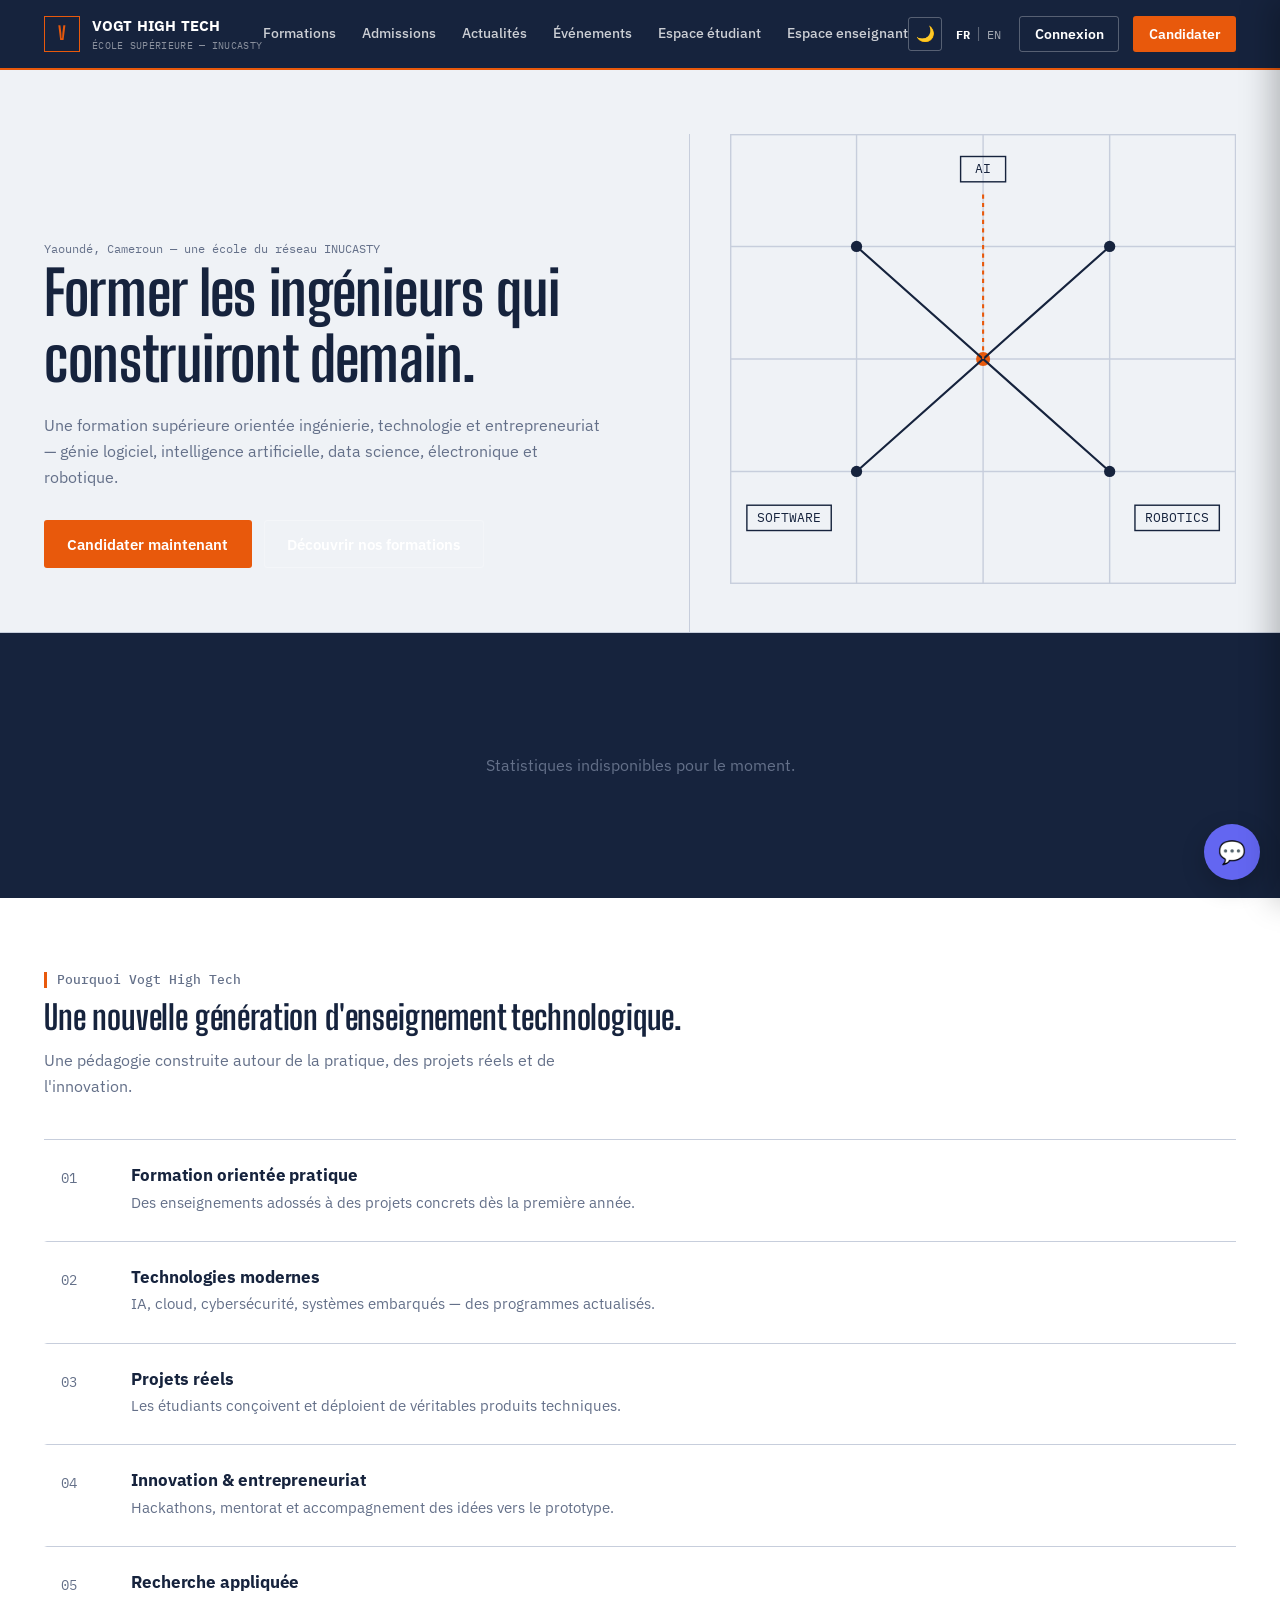
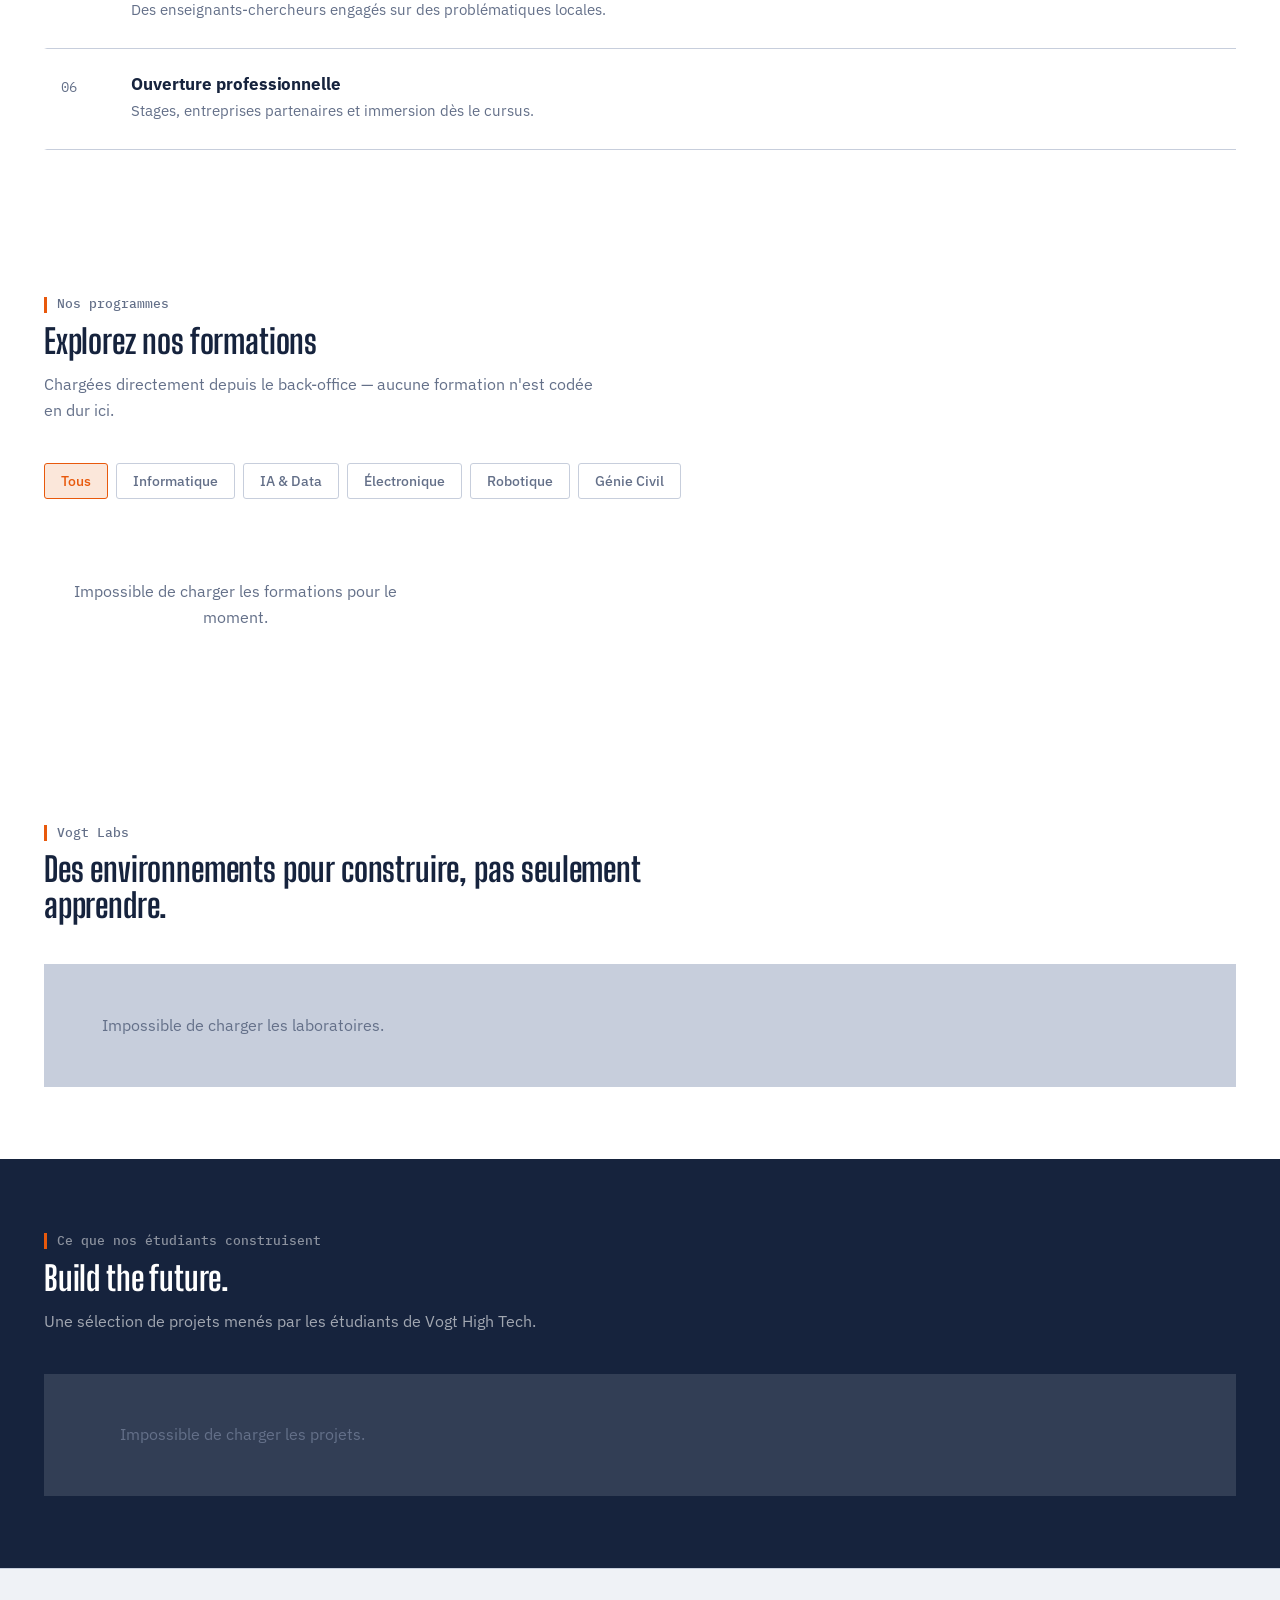
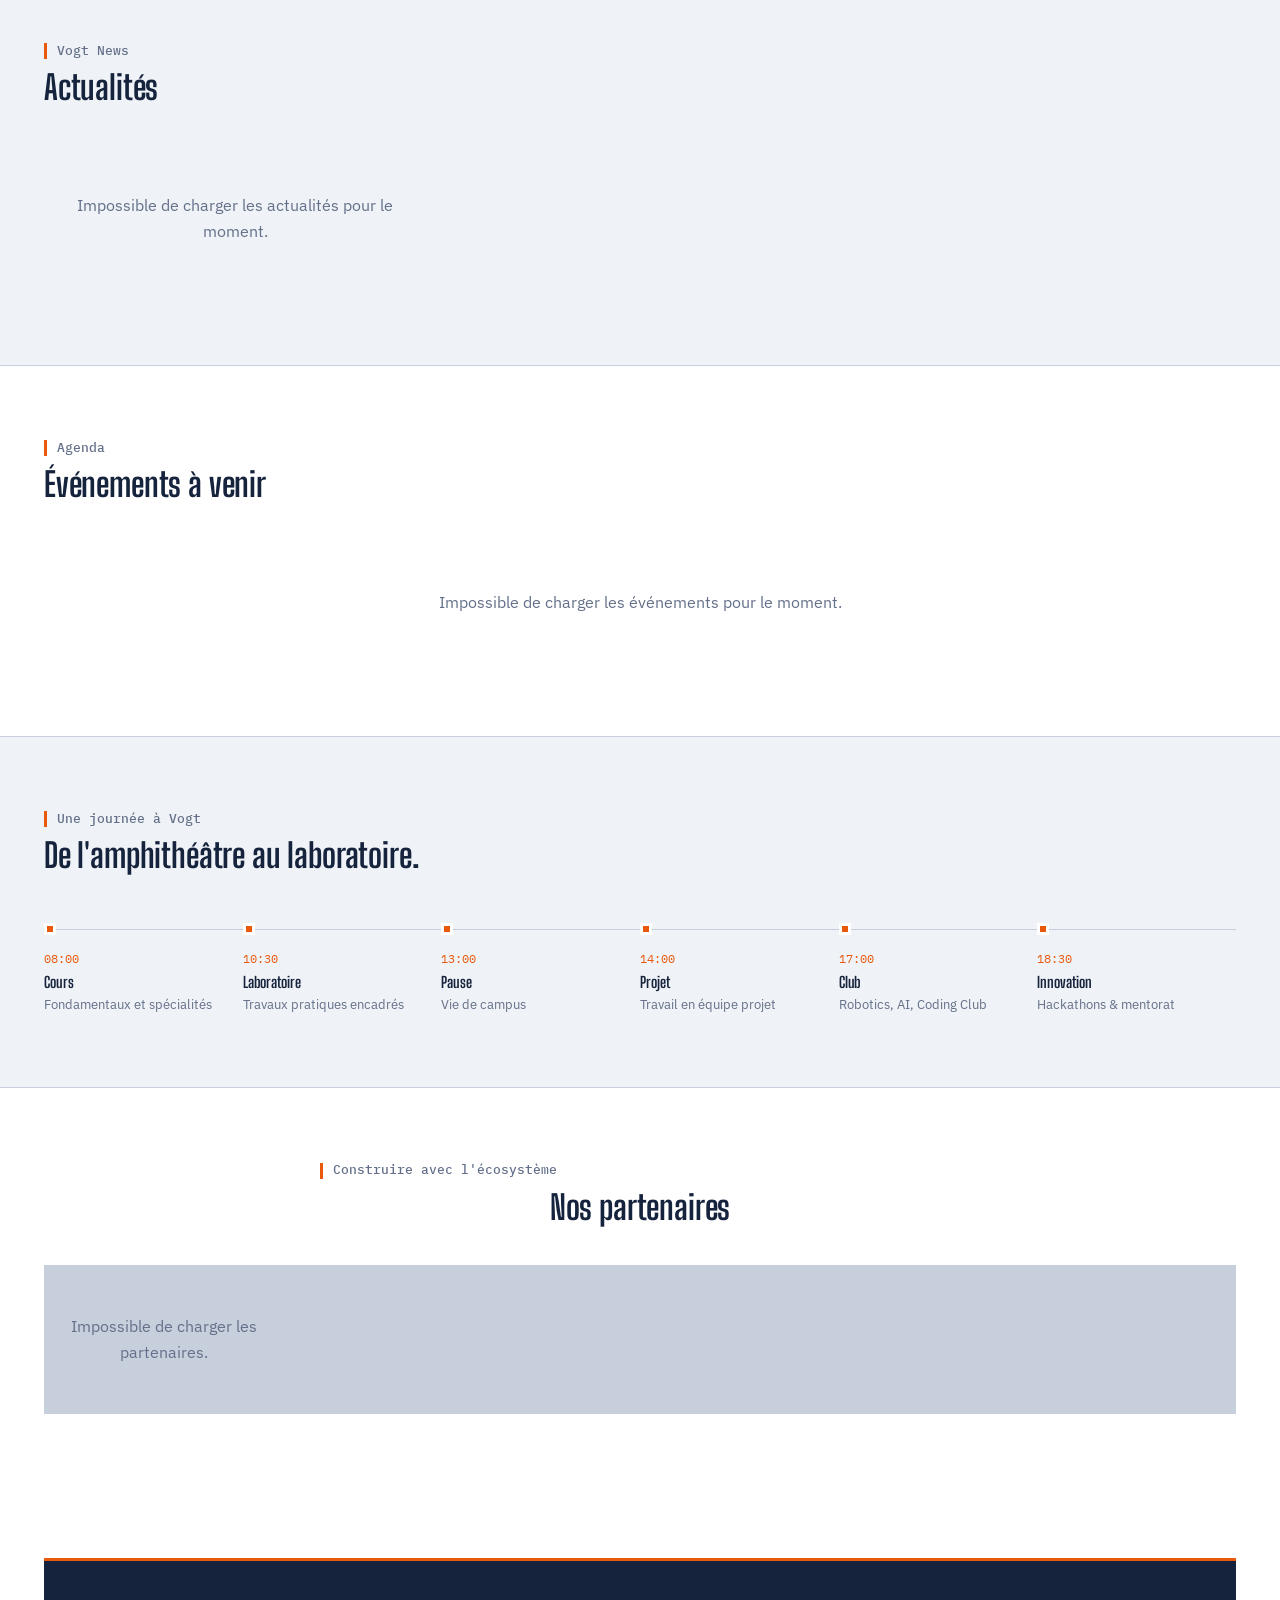
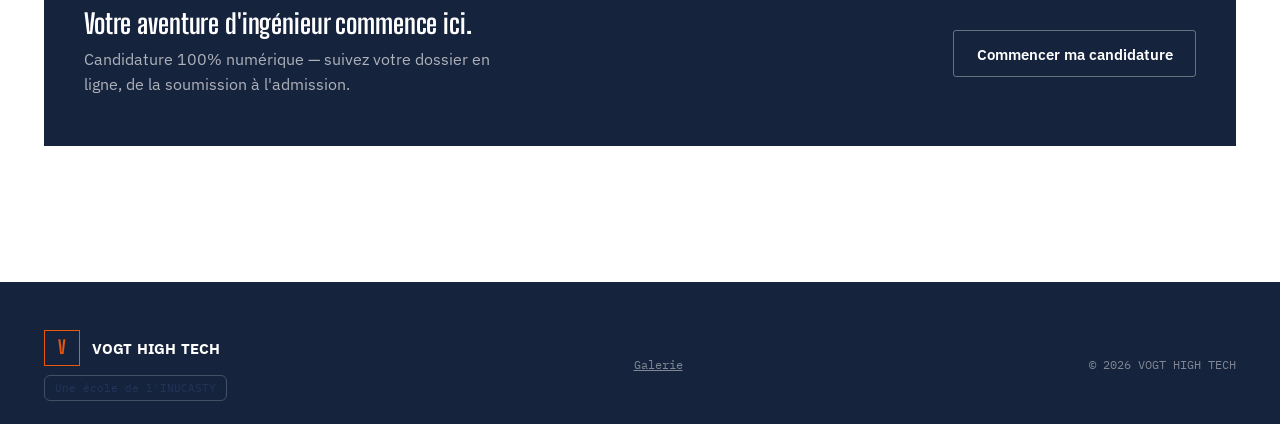
<file: index.html>
<!DOCTYPE html>
<html lang="fr">
<head>
<script src="js/config.js"></script>
<script src="js/theme-toggle.js"></script>
<meta charset="UTF-8">
<meta name="viewport" content="width=device-width, initial-scale=1.0">
<title>VOGT HIGH TECH — École Supérieure de Technologie & d'Ingénierie</title>
<meta name="description" content="VOGT HIGH TECH, école supérieure de technologie et d'ingénierie de l'INUCASTY à Yaoundé, Cameroun. Génie logiciel, intelligence artificielle, data science, électronique, robotique.">
<meta property="og:title" content="VOGT HIGH TECH — École Supérieure de Technologie & d'Ingénierie">
<meta property="og:description" content="Former les ingénieurs et innovateurs capables de concevoir les technologies de demain. Une école de l'INUCASTY, Yaoundé.">
<meta property="og:type" content="website">
<meta name="twitter:card" content="summary_large_image">
<script type="application/ld+json">
{
  "@context": "https://schema.org",
  "@type": "CollegeOrUniversity",
  "name": "VOGT HIGH TECH",
  "alternateName": "VOGT HIGH TECH — École Supérieure de Technologie & d'Ingénierie",
  "url": "https://VOTRE-DOMAINE/",
  "logo": "https://VOTRE-DOMAINE/icons/icon-512.png",
  "description": "École supérieure de technologie et d'ingénierie de l'INUCASTY à Yaoundé, Cameroun.",
  "address": {
    "@type": "PostalAddress",
    "addressLocality": "Yaoundé",
    "addressCountry": "CM"
  },
  "parentOrganization": {
    "@type": "CollegeOrUniversity",
    "name": "INUCASTY"
  }
}
</script>
<script type="application/ld+json">
{
  "@context": "https://schema.org",
  "@type": "WebSite",
  "url": "https://VOTRE-DOMAINE/",
  "potentialAction": {
    "@type": "SearchAction",
    "target": "https://VOTRE-DOMAINE/search.html?q={search_term_string}",
    "query-input": "required name=search_term_string"
  }
}
</script>
<link rel="icon" href="favicon.ico" sizes="any">
<link rel="apple-touch-icon" href="icons/icon-192.png">
<link rel="preconnect" href="https://fonts.googleapis.com">
<link href="https://fonts.googleapis.com/css2?family=Big+Shoulders+Display:wght@600;700;800&family=IBM+Plex+Sans:wght@400;500;600;700&family=IBM+Plex+Mono:wght@500;600&display=swap" rel="stylesheet">
<link rel="stylesheet" href="css/theme.css">
<style>
  .hero{ position:relative; overflow:hidden; background: var(--color-surface); padding: 64px 0 0; border-bottom:1px solid var(--color-border); }
  .hero-carousel{ position:absolute; inset:0; z-index:0; }
  .hero-carousel .slide{
    position:absolute; inset:0; background-size:cover; background-position:center;
    opacity:0; transition: opacity 1.4s ease; transform: scale(1.06);
  }
  .hero-carousel .slide.active{ opacity:1; animation: kenburns 9s ease-in-out forwards; }
  @keyframes kenburns{ from{ transform: scale(1.06); } to{ transform: scale(1); } }
  @media (prefers-reduced-motion: reduce){ .hero-carousel .slide.active{ animation:none; transform:scale(1); } }
  .hero-carousel.has-images::after{ content:''; position:absolute; inset:0; background:rgba(22,35,61,.55); z-index:1; }
  .hero-grid{ position:relative; z-index:2; display:grid; grid-template-columns:1.05fr .95fr; gap:40px; align-items:end; }
  @media (max-width:900px){ .hero-grid{ grid-template-columns:1fr; } }
  .hero-copy{ padding-bottom:64px; }
  .hero-loc{ font-family:var(--font-mono); font-size:.78rem; color:var(--color-text-muted); margin-bottom:22px; }
  .hero-carousel.has-images ~ .wrap .hero-loc{ color:rgba(255,255,255,.75); }
  .hero h1{ color: var(--color-primary); font-size: clamp(2.3rem, 5vw, 3.8rem); margin-bottom:20px; }
  .hero-carousel.has-images ~ .wrap .hero h1{ color:#fff; }
  .hero p.lede{ margin-bottom:30px; }
  .hero-carousel.has-images ~ .wrap p.lede{ color:rgba(255,255,255,.8); }
  .hero-ctas{ display:flex; gap:12px; flex-wrap:wrap; }
  .hero-diagram{ align-self:stretch; position:relative; border-left:1px solid var(--color-border); padding-left:40px; padding-bottom:40px; }
  .hero-diagram svg{ width:100%; height:auto; }
  @media (max-width:900px){ .hero-diagram{ border-left:none; padding-left:0; } }
  @media (max-width:600px){ .hero-diagram{ display:none; } .hero-copy{ padding-bottom:36px; } }
  .stats-band{ background: var(--color-primary); }
  .stats-band .wrap{ display:grid; grid-template-columns:repeat(4,1fr); }
  .stats-band .stat{ padding:24px 22px; border-right:1px solid rgba(255,255,255,.12); }
  .stats-band .stat:last-child{ border-right:none; }
  .stats-band .stat b{ color:#fff; font-size:2.2rem; }
  .stats-band .stat span{ color:rgba(255,255,255,.55); }
  @media (max-width:768px){ .stats-band .wrap{ grid-template-columns:repeat(2,1fr); } }
  .filters{ display:flex; gap:8px; flex-wrap:wrap; margin-bottom:32px; }
  .filter-btn{ font-family:var(--font-body); font-size:.85rem; font-weight:500; border:1.5px solid var(--color-border); background:var(--color-bg); color:var(--color-text-muted); padding:8px 16px; border-radius:var(--radius); cursor:pointer; }
  .filter-btn.active, .filter-btn:hover{ border-color: var(--color-accent); color: var(--color-accent); background: var(--color-accent-soft); }
  .section-head{ max-width:640px; margin-bottom:40px; }
  .section-head h2{ font-size:clamp(1.6rem,3vw,2.1rem); margin:8px 0 12px; }
  .cta-band{ background: var(--color-primary); border-top:3px solid var(--color-accent); border-radius: 0; padding: 48px 40px; display:flex; align-items:center; justify-content:space-between; gap:28px; flex-wrap:wrap; color:#fff; }
  .cta-band h2{ color:#fff; font-size:1.7rem; max-width:460px; }
  .cta-band p{ color: rgba(255,255,255,.65); margin-top:8px; max-width:420px; }
  .cta-band .btn-outline{ background:transparent; color:#fff; border-color:rgba(255,255,255,.35); }
  .cta-band .btn-outline:hover{ background:rgba(255,255,255,.08); border-color:#fff; }

  .carousel-dots{ position:absolute; z-index:2; bottom:24px; left:0; right:0; display:flex; justify-content:center; gap:8px; }
  .carousel-dots span{ width:7px; height:7px; border-radius:50%; background:rgba(255,255,255,.35); transition:.2s ease; }
  .carousel-dots span.active{ background:#fff; width:20px; border-radius:4px; }

  .why-list{ border-top:1px solid var(--color-border); }
  .why-row{ display:grid; grid-template-columns:64px 1fr; gap:20px; padding:26px 0; border-bottom:1px solid var(--color-border); border-left:3px solid transparent; transition: border-color .12s ease, background-color .12s ease; }
  .why-row:hover{ border-left-color: var(--color-accent); background: var(--color-surface); }
  .why-row .n{ font-family:var(--font-mono); color:var(--color-text-muted); font-size:.9rem; padding-left:14px; }
  .why-row h3{ font-size:1.08rem; margin-bottom:6px; font-family:var(--font-body); font-weight:700; color:var(--color-primary); }
  .why-row p{ color:var(--color-text-muted); font-size:.94rem; max-width:560px; }

  .labs-grid{ display:grid; grid-template-columns:repeat(3,1fr); gap:1px; background:var(--color-border); border:1px solid var(--color-border); }
  @media (max-width:768px){ .labs-grid{ grid-template-columns:1fr; } }
  .lab-card{ background:var(--color-bg); padding:26px; }
  .lab-card .lab-dot{ width:10px; height:10px; background:var(--color-accent); margin-bottom:16px; }
  .lab-card h3{ font-size:1rem; margin-bottom:6px; }
  .lab-card p{ font-size:.86rem; color:var(--color-text-muted); }

  .timeline{ display:grid; grid-template-columns:repeat(6,1fr); gap:0; position:relative; }
  .timeline::before{ content:''; position:absolute; top:15px; left:0; right:0; height:1px; background:var(--color-border); }
  .tstep{ position:relative; padding-top:36px; }
  .tstep .dot{ position:absolute; top:9px; left:0; width:12px; height:12px; background:var(--color-accent); border:3px solid var(--color-bg); }
  .tstep .time{ font-family:var(--font-mono); font-size:.72rem; color:var(--color-accent); display:block; margin-bottom:6px; }
  .tstep h4{ font-size:.95rem; color:var(--color-primary); margin-bottom:4px; }
  .tstep p{ font-size:.82rem; color:var(--color-text-muted); }
  @media (max-width:768px){ .timeline{ grid-template-columns:repeat(2,1fr); row-gap:28px; } .timeline::before{ display:none; } }

  .partners-strip{ display:grid; grid-template-columns:repeat(5,1fr); gap:1px; background:var(--color-border); border:1px solid var(--color-border); }
  @media (max-width:700px){ .partners-strip{ grid-template-columns:repeat(2,1fr); } }
  .partner-logo{ height:64px; background:var(--color-bg); display:flex; align-items:center; justify-content:center; padding:12px; }
  .partner-logo img{ max-height:40px; max-width:100%; object-fit:contain; opacity:.8; }
  .partner-fallback{ height:64px; background:var(--color-bg); display:flex; align-items:center; justify-content:center; font-family:var(--font-mono); font-size:.72rem; color:var(--color-text-muted); }

  .projects-band{ background: var(--color-primary); color:#fff; }
  .projects-band .section-head h2{ color:#fff; }
  .projects-band .eyebrow{ color: rgba(255,255,255,.5); }
  .projects-band .lede{ color: rgba(255,255,255,.6); }
  .proj-grid{ display:grid; grid-template-columns:repeat(3,1fr); gap:1px; background:rgba(255,255,255,.12); }
  @media (max-width:900px){ .proj-grid{ grid-template-columns:1fr; } }
  .proj-card{ background:var(--color-primary); padding:26px; border-top:2px solid transparent; transition:border-color .12s ease; }
  .proj-card:hover{ border-top-color: var(--color-accent); }
  .proj-card .proj-meta{ font-family:var(--font-mono); font-size:.7rem; color:var(--color-accent); display:block; margin-bottom:14px; }
  .proj-card h3{ color:#fff; font-size:1.05rem; margin-bottom:8px; }
  .proj-card p{ font-size:.86rem; color:rgba(255,255,255,.6); margin-bottom:16px; }
  .proj-card .proj-tags{ display:flex; gap:6px; flex-wrap:wrap; }
  .proj-card .tag{ background:rgba(255,255,255,.08); color:rgba(255,255,255,.8); }

  .load-more-wrap{ text-align:center; margin-top:32px; }
</style>
</head>
<body>

<header>
  <div class="wrap header-row">
    <a href="index.html" class="brand">
      <span class="brand-mark">V</span>
      <span class="brand-text"><b>VOGT HIGH TECH</b><span>ÉCOLE SUPÉRIEURE — INUCASTY</span></span>
    </a>
    <nav class="primary-nav">
      <a href="index.html#formations" data-i18n="nav_formations">Formations</a>
      <a href="candidat.html" data-i18n="nav_admissions">Admissions</a>
      <a href="index.html#actualites" data-i18n="nav_actualites">Actualités</a>
      <a href="index.html#evenements" data-i18n="nav_evenements">Événements</a>
      <a href="staff-login.html" data-i18n="nav_espace_etudiant">Espace étudiant</a>
      <a href="enseignant-login.html" data-i18n="nav_espace_enseignant">Espace enseignant</a>
    </nav>
    <div class="header-actions">
      <span class="lang-switch" style="display:flex; gap:6px; margin-right:4px;">
        <button data-lang="fr" style="background:none;border:none;color:rgba(255,255,255,.6);font-family:var(--font-mono);font-size:.75rem;cursor:pointer;">FR</button>
        <span style="color:rgba(255,255,255,.3);">|</span>
        <button data-lang="en" style="background:none;border:none;color:rgba(255,255,255,.6);font-family:var(--font-mono);font-size:.75rem;cursor:pointer;">EN</button>
      </span>
      <a href="staff-login.html" class="btn btn-outline btn-sm" id="navAuthLink" data-i18n="btn_connexion" style="border-color:rgba(255,255,255,.28); color:#fff;">Connexion</a>
      <a href="candidat.html" class="btn btn-accent btn-sm" data-i18n="btn_candidater">Candidater</a>
    </div>
  </div>
</header>

<section class="hero">
  <div class="hero-carousel" id="heroCarousel"></div>
  <div class="wrap hero-grid">
    <div class="hero-copy">
      <span class="hero-loc">Yaoundé, Cameroun — une école du réseau INUCASTY</span>
      <h1 data-i18n="hero_title">Former les ingénieurs qui construiront demain.</h1>
      <p class="lede" data-i18n="hero_lede">Une formation supérieure orientée ingénierie, technologie et entrepreneuriat — génie logiciel, intelligence artificielle, data science, électronique et robotique.</p>
      <div class="hero-ctas">
        <a href="candidat.html" class="btn btn-accent" data-i18n="hero_cta1">Candidater maintenant</a>
        <a href="#formations" class="btn btn-ghost-dark" data-i18n="hero_cta2">Découvrir nos formations</a>
      </div>
    </div>
    <div class="hero-diagram">
      <svg viewBox="0 0 360 320" fill="none">
        <rect x="0.5" y="0.5" width="359" height="319" stroke="var(--color-border)"/>
        <line x1="0" y1="80" x2="360" y2="80" stroke="var(--color-border)"/>
        <line x1="0" y1="160" x2="360" y2="160" stroke="var(--color-border)"/>
        <line x1="0" y1="240" x2="360" y2="240" stroke="var(--color-border)"/>
        <line x1="90" y1="0" x2="90" y2="320" stroke="var(--color-border)"/>
        <line x1="180" y1="0" x2="180" y2="320" stroke="var(--color-border)"/>
        <line x1="270" y1="0" x2="270" y2="320" stroke="var(--color-border)"/>
        <circle cx="90" cy="80" r="4" fill="var(--color-primary)"/>
        <circle cx="270" cy="80" r="4" fill="var(--color-primary)"/>
        <circle cx="180" cy="160" r="5" fill="var(--color-accent)"/>
        <circle cx="90" cy="240" r="4" fill="var(--color-primary)"/>
        <circle cx="270" cy="240" r="4" fill="var(--color-primary)"/>
        <path d="M90 80 L180 160 L270 80" stroke="var(--color-primary)" stroke-width="1.5"/>
        <path d="M90 240 L180 160 L270 240" stroke="var(--color-primary)" stroke-width="1.5"/>
        <path d="M180 160 L180 40" stroke="var(--color-accent)" stroke-width="1.5" stroke-dasharray="3 3"/>
        <rect x="164" y="16" width="32" height="18" stroke="var(--color-primary)"/>
        <text x="180" y="28" font-family="IBM Plex Mono" font-size="9" fill="var(--color-primary)" text-anchor="middle">AI</text>
        <rect x="12" y="264" width="60" height="18" stroke="var(--color-primary)"/>
        <text x="42" y="276" font-family="IBM Plex Mono" font-size="9" fill="var(--color-primary)" text-anchor="middle">SOFTWARE</text>
        <rect x="288" y="264" width="60" height="18" stroke="var(--color-primary)"/>
        <text x="318" y="276" font-family="IBM Plex Mono" font-size="9" fill="var(--color-primary)" text-anchor="middle">ROBOTICS</text>
      </svg>
    </div>
  </div>
</section>

<section class="stats-band">
  <div class="wrap" id="statsGrid">
    <div class="stat"><div class="skeleton" style="height:32px;width:60px;margin-bottom:8px;"></div><span data-i18n="stats_programs">Formations publiées</span></div>
    <div class="stat"><div class="skeleton" style="height:32px;width:60px;margin-bottom:8px;"></div><span data-i18n="stats_projects">Projets étudiants</span></div>
    <div class="stat"><div class="skeleton" style="height:32px;width:60px;margin-bottom:8px;"></div><span data-i18n="stats_partners">Partenaires</span></div>
    <div class="stat"><div class="skeleton" style="height:32px;width:60px;margin-bottom:8px;"></div><span data-i18n="stats_events">Événements à venir</span></div>
  </div>
</section>

<section id="pourquoi">
  <div class="wrap">
    <div class="section-head">
      <span class="eyebrow" data-i18n="why_eyebrow">Pourquoi Vogt High Tech</span>
      <h2 data-i18n="why_title">Une nouvelle génération d'enseignement technologique.</h2>
      <p class="lede" data-i18n="why_lede">Une pédagogie construite autour de la pratique, des projets réels et de l'innovation.</p>
    </div>
    <div class="why-list">
      <div class="why-row"><span class="n">01</span><div><h3 data-i18n="why1_title">Formation orientée pratique</h3><p data-i18n="why1_text">Des enseignements adossés à des projets concrets dès la première année.</p></div></div>
      <div class="why-row"><span class="n">02</span><div><h3 data-i18n="why2_title">Technologies modernes</h3><p data-i18n="why2_text">IA, cloud, cybersécurité, systèmes embarqués — des programmes actualisés.</p></div></div>
      <div class="why-row"><span class="n">03</span><div><h3 data-i18n="why3_title">Projets réels</h3><p data-i18n="why3_text">Les étudiants conçoivent et déploient de véritables produits techniques.</p></div></div>
      <div class="why-row"><span class="n">04</span><div><h3 data-i18n="why4_title">Innovation & entrepreneuriat</h3><p data-i18n="why4_text">Hackathons, mentorat et accompagnement des idées vers le prototype.</p></div></div>
      <div class="why-row"><span class="n">05</span><div><h3 data-i18n="why5_title">Recherche appliquée</h3><p data-i18n="why5_text">Des enseignants-chercheurs engagés sur des problématiques locales.</p></div></div>
      <div class="why-row"><span class="n">06</span><div><h3 data-i18n="why6_title">Ouverture professionnelle</h3><p data-i18n="why6_text">Stages, entreprises partenaires et immersion dès le cursus.</p></div></div>
    </div>
  </div>
</section>

<section id="formations">
  <div class="wrap">
    <div class="section-head">
      <span class="eyebrow" data-i18n="formations_eyebrow">Nos programmes</span>
      <h2 data-i18n="formations_title">Explorez nos formations</h2>
      <p class="lede" data-i18n="formations_lede">Chargées directement depuis le back-office — aucune formation n'est codée en dur ici.</p>
    </div>
    <div class="filters" id="programFilters">
      <button class="filter-btn active" data-category="">Tous</button>
    </div>
    <div class="card-grid" id="programGrid">
      <div class="skeleton" style="height:280px;"></div>
      <div class="skeleton" style="height:280px;"></div>
      <div class="skeleton" style="height:280px;"></div>
    </div>
  </div>
</section>

<section id="labs">
  <div class="wrap">
    <div class="section-head">
      <span class="eyebrow" data-i18n="labs_eyebrow">Vogt Labs</span>
      <h2 data-i18n="labs_title">Des environnements pour construire, pas seulement apprendre.</h2>
    </div>
    <div class="labs-grid" id="labsGrid">
      <div class="skeleton" style="height:140px;"></div>
      <div class="skeleton" style="height:140px;"></div>
      <div class="skeleton" style="height:140px;"></div>
    </div>
  </div>
</section>

<section class="projects-band" id="recherche">
  <div class="wrap">
    <div class="section-head">
      <span class="eyebrow" data-i18n="projects_eyebrow">Ce que nos étudiants construisent</span>
      <h2 data-i18n="projects_title">Build the future.</h2>
      <p class="lede" data-i18n="projects_lede">Une sélection de projets menés par les étudiants de Vogt High Tech.</p>
    </div>
    <div class="proj-grid" id="projectsGrid">
      <div class="skeleton" style="height:160px;"></div>
      <div class="skeleton" style="height:160px;"></div>
      <div class="skeleton" style="height:160px;"></div>
    </div>
  </div>
</section>

<section id="actualites" style="background:var(--color-surface); border-top:1px solid var(--color-border); border-bottom:1px solid var(--color-border);">
  <div class="wrap">
    <div class="section-head">
      <span class="eyebrow" data-i18n="news_eyebrow">Vogt News</span>
      <h2 data-i18n="news_title">Actualités</h2>
    </div>
    <div class="card-grid" id="newsGrid">
      <div class="skeleton" style="height:220px;"></div>
      <div class="skeleton" style="height:220px;"></div>
      <div class="skeleton" style="height:220px;"></div>
    </div>
    <div class="load-more-wrap" id="newsLoadMoreWrap" style="display:none;">
      <button class="btn btn-outline" id="newsLoadMoreBtn" data-i18n="load_more">Voir plus d'actualités</button>
    </div>
  </div>
</section>

<section id="evenements">
  <div class="wrap">
    <div class="section-head">
      <span class="eyebrow" data-i18n="events_eyebrow">Agenda</span>
      <h2 data-i18n="events_title">Événements à venir</h2>
    </div>
    <div id="eventsList">
      <div class="skeleton" style="height:56px;margin-bottom:12px;"></div>
      <div class="skeleton" style="height:56px;"></div>
    </div>
  </div>
</section>

<section id="journee" style="background:var(--color-surface); border-top:1px solid var(--color-border); border-bottom:1px solid var(--color-border);">
  <div class="wrap">
    <div class="section-head">
      <span class="eyebrow" data-i18n="day_eyebrow">Une journée à Vogt</span>
      <h2 data-i18n="day_title">De l'amphithéâtre au laboratoire.</h2>
    </div>
    <div class="timeline">
      <div class="tstep"><span class="dot"></span><span class="time">08:00</span><h4 data-i18n="day1_title">Cours</h4><p data-i18n="day1_text">Fondamentaux et spécialités</p></div>
      <div class="tstep"><span class="dot"></span><span class="time">10:30</span><h4 data-i18n="day2_title">Laboratoire</h4><p data-i18n="day2_text">Travaux pratiques encadrés</p></div>
      <div class="tstep"><span class="dot"></span><span class="time">13:00</span><h4 data-i18n="day3_title">Pause</h4><p data-i18n="day3_text">Vie de campus</p></div>
      <div class="tstep"><span class="dot"></span><span class="time">14:00</span><h4 data-i18n="day4_title">Projet</h4><p data-i18n="day4_text">Travail en équipe projet</p></div>
      <div class="tstep"><span class="dot"></span><span class="time">17:00</span><h4 data-i18n="day5_title">Club</h4><p data-i18n="day5_text">Robotics, AI, Coding Club</p></div>
      <div class="tstep"><span class="dot"></span><span class="time">18:30</span><h4 data-i18n="day6_title">Innovation</h4><p data-i18n="day6_text">Hackathons & mentorat</p></div>
    </div>
  </div>
</section>

<section id="partenaires">
  <div class="wrap">
    <div class="section-head center" style="margin-left:auto; margin-right:auto; text-align:center;">
      <span class="eyebrow" data-i18n="partners_eyebrow">Construire avec l'écosystème</span>
      <h2 data-i18n="partners_title">Nos partenaires</h2>
    </div>
    <div class="partners-strip" id="partnersStrip">
      <div class="skeleton" style="height:56px;width:120px;"></div>
      <div class="skeleton" style="height:56px;width:120px;"></div>
      <div class="skeleton" style="height:56px;width:120px;"></div>
    </div>
  </div>
</section>

<section>
  <div class="wrap">
    <div class="cta-band">
      <div>
        <h2 data-i18n="cta_title">Votre aventure d'ingénieur commence ici.</h2>
        <p data-i18n="cta_text">Candidature 100% numérique — suivez votre dossier en ligne, de la soumission à l'admission.</p>
      </div>
      <a href="candidat.html" class="btn btn-outline" data-i18n="cta_button">Commencer ma candidature</a>
    </div>
  </div>
</section>

<footer>
  <div class="wrap">
    <div>
      <div class="brand" style="color:#fff; margin-bottom:8px;"><span class="brand-mark">V</span><span class="brand-text"><b style="color:#fff">VOGT HIGH TECH</b></span></div>
      <span class="badge-inucasty" data-i18n="footer_tagline">Une école de l'INUCASTY</span>
    </div>
    <a href="galerie.html" class="copyright" style="text-decoration:underline;">Galerie</a>
    <span class="copyright">© 2026 VOGT HIGH TECH</span>
  </div>
</footer>

<script src="js/i18n.js"></script>
<script src="js/api.js"></script>
<script src="js/home.js"></script>
<script src="js/scroll-reveal.js"></script>
<script src="js/vogt-ai.js"></script>
<script src="js/mobile-nav.js"></script>
</body>
</html>
</file>
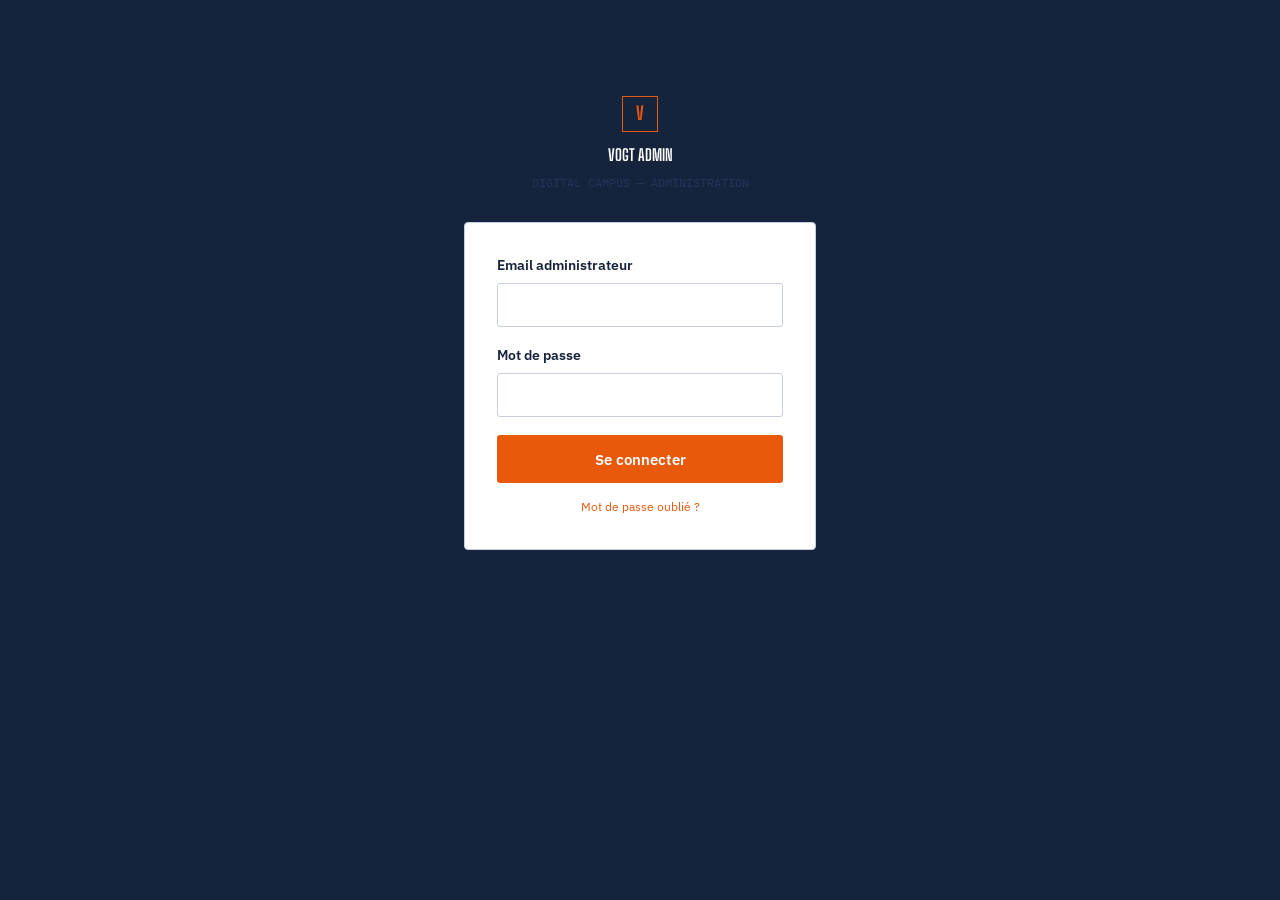
<file: admin-login.html>
<!DOCTYPE html>
<html lang="fr">
<head>
<script src="js/config.js"></script>
<script src="js/theme-toggle.js"></script>
<meta charset="UTF-8">
<meta name="viewport" content="width=device-width, initial-scale=1.0">
<title>Connexion administration — VOGT ADMIN</title>
<link rel="icon" href="favicon.ico" sizes="any">
<link rel="apple-touch-icon" href="icons/icon-192.png">
<link rel="preconnect" href="https://fonts.googleapis.com">
<link href="https://fonts.googleapis.com/css2?family=Big+Shoulders+Display:wght@600;700;800&family=IBM+Plex+Sans:wght@400;500;600;700&family=IBM+Plex+Mono:wght@500;600&display=swap" rel="stylesheet">
<link rel="stylesheet" href="css/theme.css">
<style>
  body{ background: var(--color-primary); }
  .auth-wrap{ max-width:400px; margin: 96px auto; }
  .brand-center{ display:flex; flex-direction:column; align-items:center; gap:10px; margin-bottom:28px; color:#fff; text-align:center; }
</style>
</head>
<body>

<div class="wrap auth-wrap">
  <div class="brand-center">
    <span class="brand-mark">V</span>
    <div><b style="font-family:var(--font-head);">VOGT ADMIN</b><br><span style="font-family:var(--font-mono); font-size:.72rem; color:var(--color-secondary);">DIGITAL CAMPUS — ADMINISTRATION</span></div>
  </div>
  <div class="panel">
    <div id="formMessage"></div>
    <form id="loginForm">
      <div class="field"><label>Email administrateur</label><input type="email" id="loginEmail" required></div>
      <div class="field"><label>Mot de passe</label><input type="password" id="loginPassword" required></div>
      <div class="field" id="codeField" style="display:none;">
        <label>Code d'authentification (application 2FA)</label>
        <input type="text" id="loginCode" inputmode="numeric" maxlength="6" placeholder="123456">
      </div>
      <button type="submit" class="btn btn-accent btn-block">Se connecter</button>
    </form>
    <p class="field-hint" style="margin-top:14px; text-align:center;"><a href="forgot-password.html" style="color:var(--color-accent);">Mot de passe oublié ?</a></p>
  </div>
</div>

<script src="js/api.js"></script>
<script>
  document.getElementById("loginForm").addEventListener("submit", async (e) => {
    e.preventDefault();
    const email = document.getElementById("loginEmail").value;
    const password = document.getElementById("loginPassword").value;
    const code = document.getElementById("loginCode").value;
    const box = document.getElementById("formMessage");
    box.innerHTML = "";
    try {
      const data = await VogtAPI.login(email, password, code || undefined);
      const adminRoles = ["SUPER_ADMIN","ADMIN","ADMISSIONS_OFFICER","ACADEMIC_ADMIN","COMMUNICATION_ADMIN"];
      if (!adminRoles.includes(data.role)) {
        VogtAPI.logout();
        box.innerHTML = `<div class="alert alert-error">Ce compte n'a pas accès à l'administration.</div>`;
        return;
      }
      window.location.href = "admin.html";
    } catch (err) {
      const msg = err.message || "Identifiants invalides.";
      if (msg.toLowerCase().includes("2fa") || msg.toLowerCase().includes("code")) {
        document.getElementById("codeField").style.display = "block";
      }
      box.innerHTML = `<div class="alert alert-error">${msg}</div>`;
    }
  });

  if (VogtAPI.isAuthenticated()) window.location.href = "admin.html";
</script>
<script src="js/mobile-nav.js"></script>
</body>
</html>
</file>
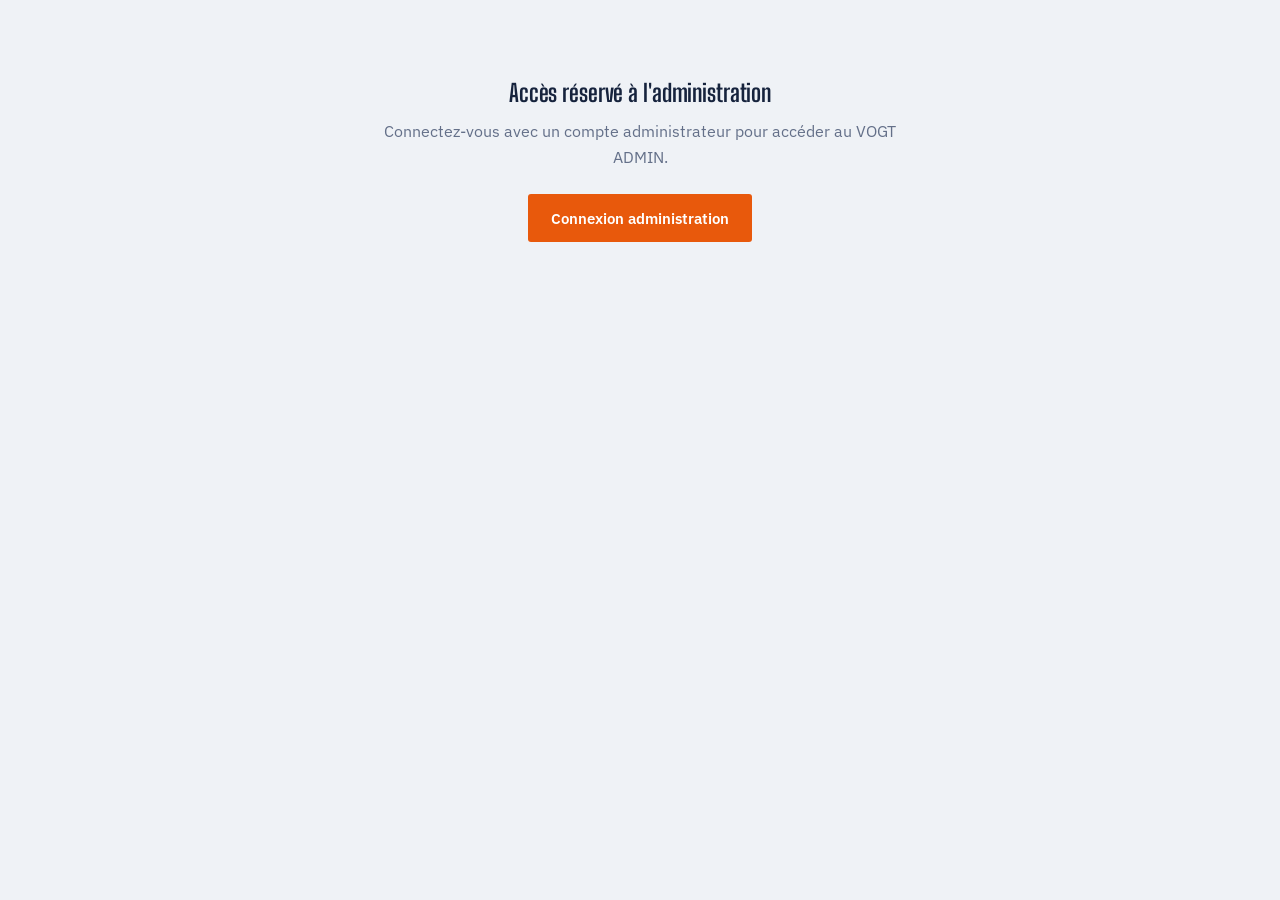
<file: admin.html>
<!DOCTYPE html>
<html lang="fr">
<head>
<script src="js/config.js"></script>
<script src="js/theme-toggle.js"></script>
<meta charset="UTF-8">
<meta name="viewport" content="width=device-width, initial-scale=1.0">
<title>VOGT ADMIN — Digital Campus</title>
<link rel="icon" href="favicon.ico" sizes="any">
<link rel="apple-touch-icon" href="icons/icon-192.png">
<link rel="preconnect" href="https://fonts.googleapis.com">
<link href="https://fonts.googleapis.com/css2?family=Big+Shoulders+Display:wght@600;700;800&family=IBM+Plex+Sans:wght@400;500;600;700&family=IBM+Plex+Mono:wght@500;600&display=swap" rel="stylesheet">
<link rel="stylesheet" href="css/theme.css">
<link rel="manifest" href="manifest-admin.json">
<meta name="theme-color" content="#111827">
<style>
  body{ background: var(--color-surface); overflow-x:hidden; }
  .admin-shell{ display:grid; grid-template-columns:240px 1fr; min-height:100vh; max-width:100vw; }
  @media (max-width:900px){
    .admin-shell{ grid-template-columns:1fr; }
    .admin-sidebar{
      position:fixed; top:0; left:0; bottom:0; width:min(80%,280px); z-index:400;
      background: rgba(17,24,39,.94); backdrop-filter: blur(10px); -webkit-backdrop-filter: blur(10px);
      transform: translateX(-100%); transition: transform .25s ease; box-shadow: 8px 0 30px rgba(0,0,0,.25);
      overflow-y:auto;
    }
    .admin-sidebar.open{ transform:translateX(0); }
    .admin-sidebar-backdrop{ position:fixed; inset:0; background: rgba(17,24,39,.35); z-index:399; opacity:0; pointer-events:none; transition:opacity .25s ease; }
    .admin-sidebar-backdrop.open{ opacity:1; pointer-events:auto; }
    .admin-sidebar-toggle{ display:inline-flex !important; }
  }
  .admin-sidebar-toggle{ display:none; background:none; border:1px solid var(--color-border); border-radius:8px; width:38px; height:38px; align-items:center; justify-content:center; cursor:pointer; color:var(--color-text); }
  .admin-sidebar{ background: var(--color-primary); color:#fff; padding:24px 16px; overflow-y:auto; max-height:100vh; }
  .admin-sidebar .brand{ margin-bottom:20px; padding: 0 8px; }
  .admin-nav-group{ display:block; font-family:var(--font-mono); font-size:.65rem; text-transform:uppercase; letter-spacing:.06em; color:rgba(255,255,255,.4); padding:16px 12px 6px; }
  .admin-nav a{ display:flex; align-items:center; gap:10px; padding:9px 12px; border-radius: var(--radius); font-size:.86rem; color: rgba(255,255,255,.75); margin-bottom:1px; }
  .admin-nav a.active, .admin-nav a:hover{ background: rgba(255,255,255,.08); color:#fff; }
  .admin-main{ padding: 32px 36px; min-width:0; }
  .admin-topbar{ display:flex; justify-content:space-between; align-items:center; margin-bottom:28px; flex-wrap:wrap; gap:12px; }
  .overview-grid{ display:grid; grid-template-columns:repeat(5,1fr); gap:16px; margin-bottom:32px; }
  @media (max-width:900px){ .overview-grid{ grid-template-columns:repeat(2,1fr); } .admin-main{ padding:20px 16px; } }
  .kpi{ background:var(--color-bg); border:1px solid var(--color-border); border-radius: var(--radius-lg); padding:20px; }
  .kpi b{ display:block; font-family:var(--font-head); font-size:1.7rem; }
  .kpi span{ font-size:.8rem; color:var(--color-text-muted); }
  .admin-panel{ display:none; }
  .admin-panel.active{ display:block; }
  .panel-header{ display:flex; justify-content:space-between; align-items:center; margin-bottom:20px; flex-wrap:wrap; gap:12px; }
  table{ width:100%; border-collapse:collapse; background:var(--color-bg); border:1px solid var(--color-border); border-radius: var(--radius-lg); overflow:hidden; }
  th, td{ text-align:left; padding:12px 16px; border-bottom:1px solid var(--color-border); font-size:.88rem; }
  th{ background: var(--color-surface); font-family: var(--font-mono); font-size:.7rem; text-transform:uppercase; color: var(--color-text-muted); }
  tr:last-child td{ border-bottom:none; }
  .row-actions{ display:flex; gap:6px; flex-wrap:wrap; }
  .row-actions button{ font-family:var(--font-mono); font-size:.7rem; padding:5px 10px; border-radius:6px; border:1px solid var(--color-border); background:var(--color-bg); color:var(--color-text); cursor:pointer; }
  .row-actions button:hover{ border-color:var(--color-accent); color:var(--color-accent); }
  .modal-backdrop{ position:fixed; inset:0; background:rgba(17,24,39,.5); display:none; align-items:center; justify-content:center; z-index:300; padding:24px; }
  .modal-backdrop.open{ display:flex; }
  .modal{ background:var(--color-bg); border-radius: var(--radius-lg); padding:28px; width:100%; max-width:560px; max-height:90vh; overflow-y:auto; }
  .modal h3{ margin-bottom:18px; }
  .gate{ text-align:center; padding: 80px 24px; }
</style>
</head>
<body>

<div id="gate" class="gate" style="display:none;">
  <h2>Accès réservé à l'administration</h2>
  <p class="lede" style="margin:12px auto 24px;">Connectez-vous avec un compte administrateur pour accéder au VOGT ADMIN.</p>
  <a href="admin-login.html" class="btn btn-accent">Connexion administration</a>
</div>

<div id="shell" class="admin-shell" style="display:none;">
  <aside class="admin-sidebar">
    <div class="brand">
      <span class="brand-mark">V</span>
      <span class="brand-text"><b>VOGT ADMIN</b><span>DIGITAL CAMPUS</span></span>
    </div>
    <nav class="admin-nav">
      <a href="#" data-panel="overview" class="active">📊 Overview</a>

      <span class="admin-nav-group">Admissions</span>
      <a href="#" data-panel="applications">📥 Candidatures</a>
      <a href="#" data-panel="years">🗂 Années académiques</a>

      <span class="admin-nav-group">Contenu</span>
      <a href="#" data-panel="programs">🎓 Formations</a>
      <a href="#" data-panel="news">📰 Actualités</a>
      <a href="#" data-panel="events">📅 Événements</a>
      <a href="#" data-panel="labs">🔬 Vogt Labs</a>
      <a href="#" data-panel="partners">🤝 Partenaires</a>
      <a href="#" data-panel="gallery">🖼 Galerie</a>
      <a href="#" data-panel="faq">❓ FAQ</a>
      <a href="#" data-panel="projects">🚀 Projets étudiants</a>

      <span class="admin-nav-group">Personnes & finances</span>
      <a href="#" data-panel="accounts">👥 Comptes</a>
      <a href="#" data-panel="payments">💰 Paiements</a>

      <span class="admin-nav-group">Système</span>
      <a href="#" data-panel="auditlogs">🔐 Journal d'audit</a>
      <a href="#" data-panel="security">🛡 Sécurité</a>
      <a href="#" id="logoutLink">🚪 Déconnexion</a>
    </nav>
  </aside>

  <main class="admin-main">
    <div class="admin-topbar">
      <div style="display:flex; align-items:center; gap:14px;">
        <button class="admin-sidebar-toggle" id="sidebarToggle" aria-label="Ouvrir le menu">
          <svg width="18" height="18" viewBox="0 0 24 24" fill="none" stroke="currentColor" stroke-width="2"><line x1="3" y1="6" x2="21" y2="6"/><line x1="3" y1="12" x2="21" y2="12"/><line x1="3" y1="18" x2="21" y2="18"/></svg>
        </button>
        <div>
          <span class="eyebrow">VOGT ADMIN</span>
          <h2 id="pageTitle">Overview</h2>
        </div>
      </div>
      <span class="tag" id="userBadge"></span>
    </div>
    <div class="admin-sidebar-backdrop" id="sidebarBackdrop"></div>

    <div id="messageBox"></div>

    <!-- OVERVIEW -->
    <section class="admin-panel active" id="panel-overview">
      <div class="overview-grid" id="overviewGrid">
        <div class="skeleton" style="height:80px;"></div><div class="skeleton" style="height:80px;"></div>
        <div class="skeleton" style="height:80px;"></div><div class="skeleton" style="height:80px;"></div>
        <div class="skeleton" style="height:80px;"></div>
      </div>
    </section>

    <!-- PROGRAMS -->
    <section class="admin-panel" id="panel-programs">
      <div class="panel-header">
        <h3>Formations</h3>
        <button class="btn btn-accent btn-sm" id="newProgramBtn">+ Nouvelle formation</button>
      </div>
      <div id="programsTable"><div class="skeleton" style="height:200px;"></div></div>
    </section>

    <!-- NEWS -->
    <section class="admin-panel" id="panel-news">
      <div class="panel-header">
        <h3>Actualités</h3>
        <button class="btn btn-accent btn-sm" id="newNewsBtn">+ Nouvel article</button>
      </div>
      <div id="newsTable"><div class="skeleton" style="height:200px;"></div></div>
    </section>

    <!-- EVENTS -->
    <section class="admin-panel" id="panel-events">
      <div class="panel-header">
        <h3>Événements</h3>
        <button class="btn btn-accent btn-sm" id="newEventBtn">+ Nouvel événement</button>
      </div>
      <div id="eventsTable"><div class="skeleton" style="height:200px;"></div></div>
    </section>

    <!-- ACADEMIC YEARS -->
    <section class="admin-panel" id="panel-years">
      <div class="panel-header">
        <h3>Années académiques</h3>
        <button class="btn btn-accent btn-sm" id="newYearBtn">+ Nouvelle année</button>
      </div>
      <p class="field-hint" style="margin-bottom:16px;">Activer une année archive automatiquement l'année précédente. Formations, frais et contenus peuvent être rattachés à une année précise.</p>
      <div id="yearsTable"><div class="skeleton" style="height:120px;"></div></div>
    </section>

    <!-- ACCOUNTS -->
    <section class="admin-panel" id="panel-accounts">
      <div class="panel-header">
        <h3>Comptes</h3>
        <div class="row-actions">
          <button class="btn btn-outline btn-sm" id="newTeacherBtn">+ Enseignant</button>
          <button class="btn btn-outline btn-sm" id="newStudentBtn">+ Étudiant</button>
          <button class="btn btn-outline btn-sm" id="newAdminBtn">+ Administrateur</button>
        </div>
      </div>
      <p class="field-hint" style="margin-bottom:16px;">Aucun compte n'est jamais supprimé définitivement — désactivez-le, réactivez-le plus tard si besoin.</p>
      <h4 style="margin:20px 0 10px; font-size:.9rem;">Enseignants</h4>
      <div id="teachersTable"><div class="skeleton" style="height:100px;"></div></div>
      <h4 style="margin:24px 0 10px; font-size:.9rem;">Étudiants</h4>
      <div id="studentsTable"><div class="skeleton" style="height:100px;"></div></div>
      <h4 style="margin:24px 0 10px; font-size:.9rem;">Administration</h4>
      <div id="adminsTable"><div class="skeleton" style="height:100px;"></div></div>
    </section>

    <!-- LABS -->
    <section class="admin-panel" id="panel-labs">
      <div class="panel-header">
        <h3>Vogt Labs</h3>
        <button class="btn btn-accent btn-sm" id="newLabBtn">+ Nouveau lab</button>
      </div>
      <div id="labsTable"><div class="skeleton" style="height:160px;"></div></div>
    </section>

    <!-- APPLICATIONS -->
    <section class="admin-panel" id="panel-applications">
      <div class="panel-header"><h3>Candidatures</h3></div>
      <p class="field-hint" style="margin-bottom:16px;">Cliquez sur une candidature pour faire évoluer son statut.</p>
      <div id="applicationsTable"><div class="skeleton" style="height:200px;"></div></div>
    </section>

    <!-- PARTNERS -->
    <section class="admin-panel" id="panel-partners">
      <div class="panel-header">
        <h3>Partenaires</h3>
        <button class="btn btn-accent btn-sm" id="newPartnerBtn">+ Nouveau partenaire</button>
      </div>
      <div id="partnersTable"><div class="skeleton" style="height:160px;"></div></div>
    </section>

    <!-- GALLERY -->
    <section class="admin-panel" id="panel-gallery">
      <div class="panel-header">
        <h3>Galerie</h3>
        <button class="btn btn-accent btn-sm" id="newGalleryBtn">+ Ajouter un média</button>
      </div>
      <p class="field-hint" style="margin-bottom:16px;">Renseignez l'URL du média (hébergé ailleurs pour l'instant — voir note stockage S3).</p>
      <div id="galleryTable"><div class="skeleton" style="height:160px;"></div></div>
    </section>

    <!-- FAQ -->
    <section class="admin-panel" id="panel-faq">
      <div class="panel-header">
        <h3>FAQ</h3>
        <button class="btn btn-accent btn-sm" id="newFaqBtn">+ Nouvelle question</button>
      </div>
      <div id="faqTable"><div class="skeleton" style="height:160px;"></div></div>
    </section>

    <!-- PROJECTS -->
    <section class="admin-panel" id="panel-projects">
      <div class="panel-header">
        <h3>Projets étudiants</h3>
        <button class="btn btn-accent btn-sm" id="newProjectBtn">+ Nouveau projet</button>
      </div>
      <div id="projectsTable"><div class="skeleton" style="height:160px;"></div></div>
    </section>

    <!-- PAYMENTS -->
    <section class="admin-panel" id="panel-payments">
      <div class="panel-header">
        <h3>Paiements / Scolarité</h3>
        <button class="btn btn-accent btn-sm" id="newInvoiceBtn">+ Nouvelle facture</button>
      </div>
      <div id="paymentsTable"><div class="skeleton" style="height:160px;"></div></div>
    </section>

    <!-- AUDIT LOGS -->
    <section class="admin-panel" id="panel-auditlogs">
      <div class="panel-header"><h3>Journal d'audit</h3></div>
      <p class="field-hint" style="margin-bottom:16px;">Réservé aux SUPER_ADMIN — trace toutes les actions d'administration.</p>
      <div id="auditLogsTable"><div class="skeleton" style="height:200px;"></div></div>
    </section>

    <!-- SECURITY -->
    <section class="admin-panel" id="panel-security">
      <div class="panel-header"><h3>Sécurité</h3></div>
      <div class="panel" style="max-width:480px; margin-bottom:24px;">
        <h4 style="margin-bottom:14px; font-size:.9rem;">Changer mon mot de passe</h4>
        <div id="pwdMsg"></div>
        <form id="changePwdForm">
          <div class="field"><label>Mot de passe actuel</label><input type="password" id="currentPwd" required></div>
          <div class="field"><label>Nouveau mot de passe</label><input type="password" id="newPwd" required minlength="8"></div>
          <button type="submit" class="btn btn-accent">Mettre à jour</button>
        </form>
      </div>
      <div class="panel" style="max-width:480px;">
        <h4 style="margin-bottom:14px; font-size:.9rem;">Authentification à deux facteurs</h4>
        <p class="field-hint" style="margin-bottom:16px;">Protégez votre compte avec une application d'authentification (Google Authenticator, Authy...).</p>
        <div id="securityContent">
          <button class="btn btn-accent" id="setup2faBtn">Activer le 2FA</button>
        </div>
      </div>
    </section>
  </main>
</div>

<!-- Modal generique -->
<div class="modal-backdrop" id="modalBackdrop">
  <div class="modal">
    <h3 id="modalTitle">Formulaire</h3>
    <form id="modalForm"></form>
  </div>
</div>

<script src="js/api.js"></script>
<script src="js/admin.js"></script>
<script src="js/portal-pwa.js"></script>
</body>
</html>
</file>
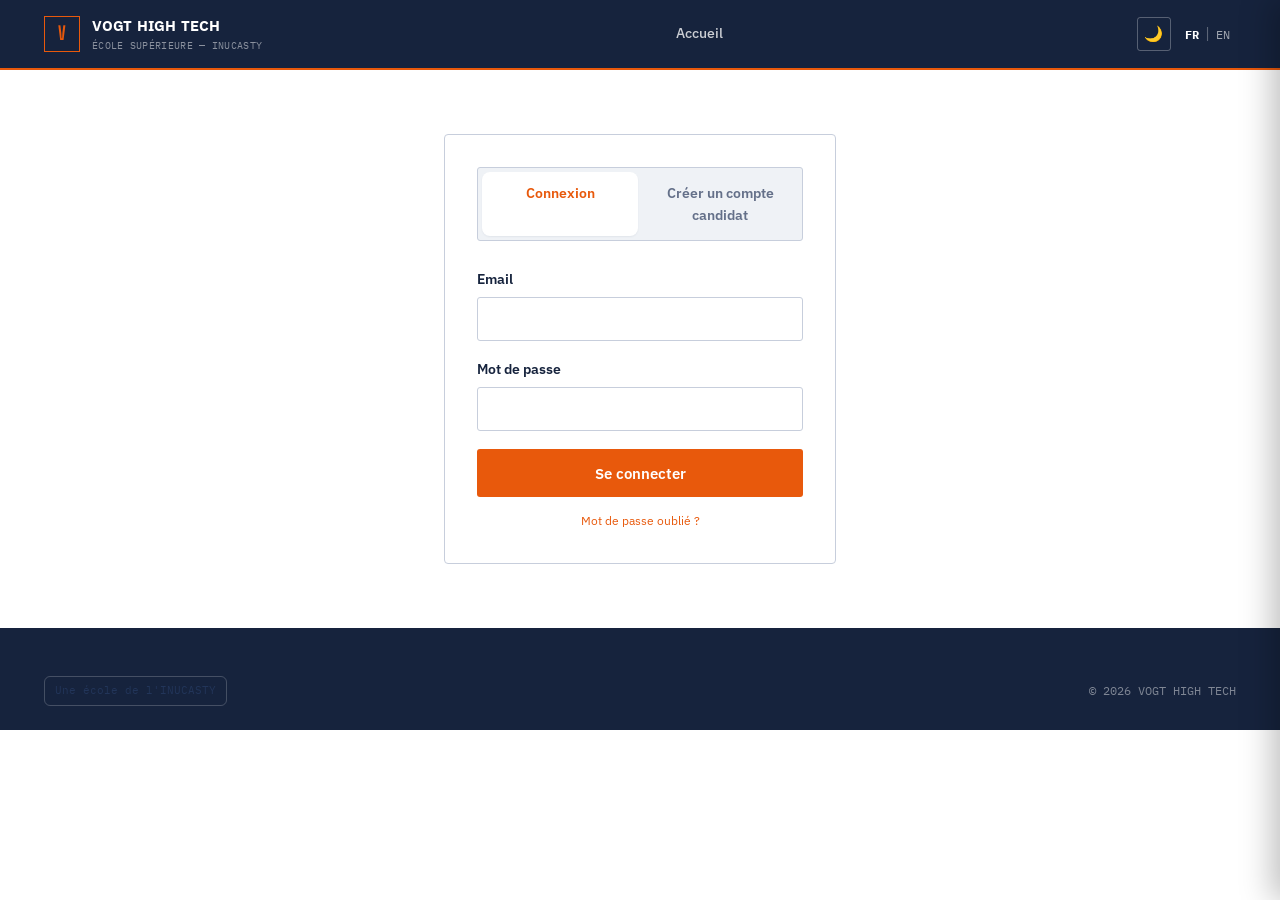
<file: auth.html>
<!DOCTYPE html>
<html lang="fr">
<head>
<script src="js/config.js"></script>
<script src="js/theme-toggle.js"></script>
<meta charset="UTF-8">
<meta name="viewport" content="width=device-width, initial-scale=1.0">
<title>Connexion — VOGT HIGH TECH</title>
<link rel="icon" href="favicon.ico" sizes="any">
<link rel="apple-touch-icon" href="icons/icon-192.png">
<link rel="preconnect" href="https://fonts.googleapis.com">
<link href="https://fonts.googleapis.com/css2?family=Big+Shoulders+Display:wght@600;700;800&family=IBM+Plex+Sans:wght@400;500;600;700&family=IBM+Plex+Mono:wght@500;600&display=swap" rel="stylesheet">
<link rel="stylesheet" href="css/theme.css">
<style>
  .auth-wrap{ max-width:440px; margin: 64px auto; }
  .tabs{ display:flex; gap:4px; background: var(--color-surface); border:1px solid var(--color-border); border-radius: var(--radius); padding:4px; margin-bottom:28px; }
  .tab-btn{ flex:1; text-align:center; padding:.6rem 0; border-radius: 8px; font-size:.88rem; font-weight:600; color: var(--color-text-muted); cursor:pointer; }
  .tab-btn.active{ background:var(--color-bg); color: var(--color-accent); box-shadow: var(--shadow-sm); }
  .auth-form{ display:none; }
  .auth-form.active{ display:block; }
</style>
</head>
<body>

<header>
  <div class="wrap header-row">
    <a href="index.html" class="brand">
      <span class="brand-mark">V</span>
      <span class="brand-text"><b>VOGT HIGH TECH</b><span>ÉCOLE SUPÉRIEURE — INUCASTY</span></span>
    </a>
    <nav class="primary-nav"><a href="index.html" data-i18n="nav_accueil">Accueil</a></nav>
    <div class="header-actions"><span class="lang-switch" style="display:flex; gap:6px; margin-right:6px;"><button data-lang="fr" style="background:none;border:none;color:rgba(255,255,255,.6);font-family:var(--font-mono);font-size:.75rem;cursor:pointer;">FR</button><span style="color:rgba(255,255,255,.3);">|</span><button data-lang="en" style="background:none;border:none;color:rgba(255,255,255,.6);font-family:var(--font-mono);font-size:.75rem;cursor:pointer;">EN</button></span></div>
  </div>
</header>

<div class="wrap auth-wrap">
  <div class="panel">
    <div class="tabs">
      <div class="tab-btn active" data-tab="login">Connexion</div>
      <div class="tab-btn" data-tab="register">Créer un compte candidat</div>
    </div>

    <div id="formMessage"></div>

    <form id="loginForm" class="auth-form active">
      <div class="field"><label data-i18n="login_email">Email</label><input type="email" id="loginEmail" required></div>
      <div class="field"><label data-i18n="login_password">Mot de passe</label><input type="password" id="loginPassword" required></div>
      <button type="submit" class="btn btn-accent btn-block" data-i18n="login_submit">Se connecter</button>
    </form>
    <p class="field-hint" style="margin-top:14px; text-align:center;"><a href="forgot-password.html" style="color:var(--color-accent);" data-i18n="forgot_password">Mot de passe oublié ?</a></p>

    <form id="registerForm" class="auth-form">
      <div class="form-row">
        <div class="field"><label>Prénom</label><input type="text" id="regFirstName" required></div>
        <div class="field"><label>Nom</label><input type="text" id="regLastName" required></div>
      </div>
      <div class="field"><label>Email</label><input type="email" id="regEmail" required></div>
      <div class="field"><label>Téléphone</label><input type="tel" id="regPhone" required></div>
      <div class="form-row">
        <div class="field"><label>Date de naissance</label><input type="date" id="regDob"></div>
        <div class="field"><label>Série du Bac</label><input type="text" id="regBac" placeholder="ex. Bac D"></div>
      </div>
      <div class="field"><label>Mot de passe</label><input type="password" id="regPassword" required></div>
      <button type="submit" class="btn btn-accent btn-block">Créer mon compte candidat</button>
      <p class="field-hint" style="margin-top:12px;">Enseignant, étudiant ou membre du personnel ? Votre compte est créé par l'administration — contactez le support Vogt.</p>
    </form>
  </div>
</div>

<footer>
  <div class="wrap">
    <span class="badge-inucasty">Une école de l'INUCASTY</span>
    <span class="copyright">© 2026 VOGT HIGH TECH</span>
  </div>
</footer>

<script src="js/i18n.js"></script>
<script src="js/api.js"></script>
<script src="js/auth.js"></script>
<script src="js/mobile-nav.js"></script>
</body>
</html>
</file>
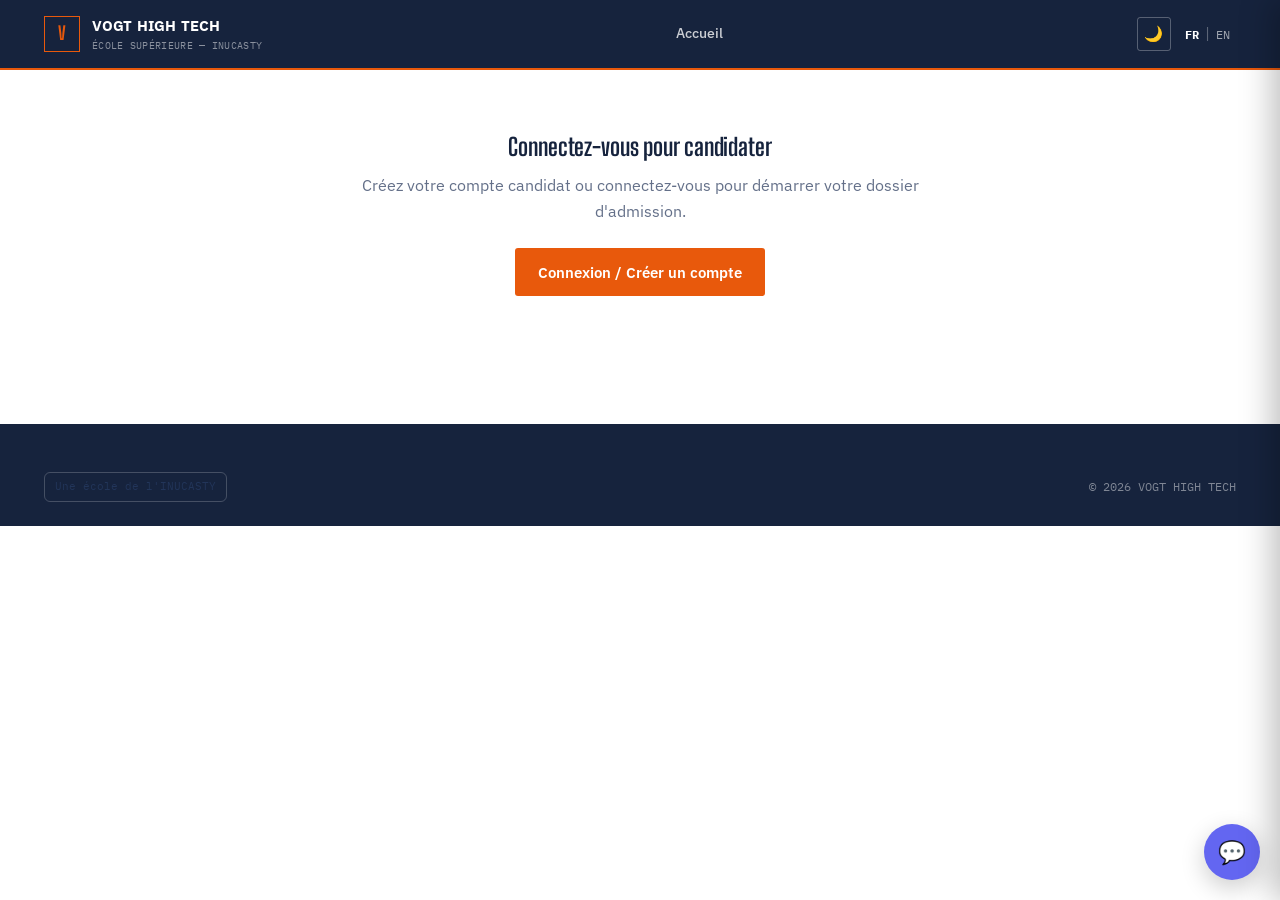
<file: candidat.html>
<!DOCTYPE html>
<html lang="fr">
<head>
<script src="js/config.js"></script>
<script src="js/theme-toggle.js"></script>
<meta charset="UTF-8">
<meta name="viewport" content="width=device-width, initial-scale=1.0">
<title>Espace candidat — VOGT HIGH TECH</title>
<link rel="icon" href="favicon.ico" sizes="any">
<link rel="apple-touch-icon" href="icons/icon-192.png">
<link rel="preconnect" href="https://fonts.googleapis.com">
<link href="https://fonts.googleapis.com/css2?family=Big+Shoulders+Display:wght@600;700;800&family=IBM+Plex+Sans:wght@400;500;600;700&family=IBM+Plex+Mono:wght@500;600&display=swap" rel="stylesheet">
<link rel="stylesheet" href="css/theme.css">
<style>
  .layout{ max-width:760px; margin: 0 auto; padding: 48px 24px; }
  .tracker-steps{ display:flex; justify-content:space-between; margin: 24px 0 8px; position:relative; }
  .tracker-steps::before{ content:''; position:absolute; top:9px; left:0; right:0; height:2px; background: var(--color-border); z-index:0; }
  .tstep{ position:relative; z-index:1; text-align:center; flex:1; }
  .tstep .dot{ width:18px; height:18px; border-radius:50%; background:var(--color-bg); border:2px solid var(--color-border); margin:0 auto 8px; }
  .tstep.done .dot{ background: var(--color-accent); border-color: var(--color-accent); }
  .tstep span{ font-size:.7rem; color: var(--color-text-muted); font-family: var(--font-mono); }
  .doc-row{ display:flex; align-items:center; justify-content:space-between; gap:12px; padding:12px 0; border-bottom:1px solid var(--color-border); }
  .gate{ text-align:center; padding: 64px 24px; }
</style>
</head>
<body>

<header>
  <div class="wrap header-row">
    <a href="index.html" class="brand">
      <span class="brand-mark">V</span>
      <span class="brand-text"><b>VOGT HIGH TECH</b><span>ÉCOLE SUPÉRIEURE — INUCASTY</span></span>
    </a>
    <nav class="primary-nav"><a href="index.html" data-i18n="nav_accueil">Accueil</a></nav>
    <div class="header-actions">
      <span class="lang-switch" style="display:flex; gap:6px; margin-right:6px;"><button data-lang="fr" style="background:none;border:none;color:rgba(255,255,255,.6);font-family:var(--font-mono);font-size:.75rem;cursor:pointer;">FR</button><span style="color:rgba(255,255,255,.3);">|</span><button data-lang="en" style="background:none;border:none;color:rgba(255,255,255,.6);font-family:var(--font-mono);font-size:.75rem;cursor:pointer;">EN</button></span>
      <button class="btn btn-outline btn-sm" id="logoutBtn" style="display:none;">Déconnexion</button>
    </div>
  </div>
</header>

<div id="gate" class="gate" style="display:none;">
  <h2>Connectez-vous pour candidater</h2>
  <p class="lede" style="margin:12px auto 24px;">Créez votre compte candidat ou connectez-vous pour démarrer votre dossier d'admission.</p>
  <a href="auth.html" class="btn btn-accent">Connexion / Créer un compte</a>
</div>

<div id="portal" class="layout" style="display:none;">
  <div class="section-head">
    <span class="eyebrow">Portail candidat</span>
    <h2>Votre candidature</h2>
    <p class="lede">Choisissez votre formation, soumettez votre dossier, puis suivez son avancement en temps réel.</p>
  </div>

  <div id="messageBox"></div>

  <div id="noApplication" class="panel" style="display:none;">
    <h3 style="margin-bottom:18px;">Créer ma candidature</h3>
    <div class="field">
      <label>Formation — 1er choix</label>
      <select id="firstChoice"></select>
    </div>
    <div class="field">
      <label>Formation — 2e choix (optionnel)</label>
      <select id="secondChoice"><option value="">— Aucun —</option></select>
    </div>
    <button class="btn btn-accent" id="createAppBtn">Créer ma candidature</button>
  </div>

  <div id="applicationTracker" class="panel" style="display:none;">
    <div style="display:flex; justify-content:space-between; align-items:center; flex-wrap:wrap; gap:12px;">
      <div>
        <div class="eyebrow" id="trackingNumber"></div>
        <h3 id="programName" style="margin-top:4px;"></h3>
      </div>
      <span class="status-badge" id="statusBadge"></span>
    </div>

    <div class="tracker-steps" id="trackerSteps"></div>

    <div id="submitZone" style="margin-top:24px;"></div>

    <div style="margin-top:32px;">
      <h4 style="font-size:.95rem; margin-bottom:12px; color:var(--color-primary);">Pièces justificatives</h4>
      <div class="doc-row">
        <span>Acte de naissance</span>
        <input type="file" data-doc-type="ACTE_NAISSANCE" class="doc-upload">
      </div>
      <div class="doc-row">
        <span>Diplôme / relevé de notes</span>
        <input type="file" data-doc-type="DIPLOME" class="doc-upload">
      </div>
      <div class="doc-row">
        <span>Carte Nationale d'Identité / récépissé</span>
        <input type="file" data-doc-type="CNI" class="doc-upload">
      </div>
      <div class="doc-row">
        <span>Photo d'identité</span>
        <input type="file" data-doc-type="PHOTO" class="doc-upload">
      </div>
    </div>
  </div>
</div>

<footer>
  <div class="wrap">
    <span class="badge-inucasty">Une école de l'INUCASTY</span>
    <span class="copyright">© 2026 VOGT HIGH TECH</span>
  </div>
</footer>

<script src="js/i18n.js"></script>
<script src="js/api.js"></script>
<script src="js/candidat.js"></script>
<script src="js/vogt-ai.js"></script>
<script src="js/mobile-nav.js"></script>
</body>
</html>
</file>
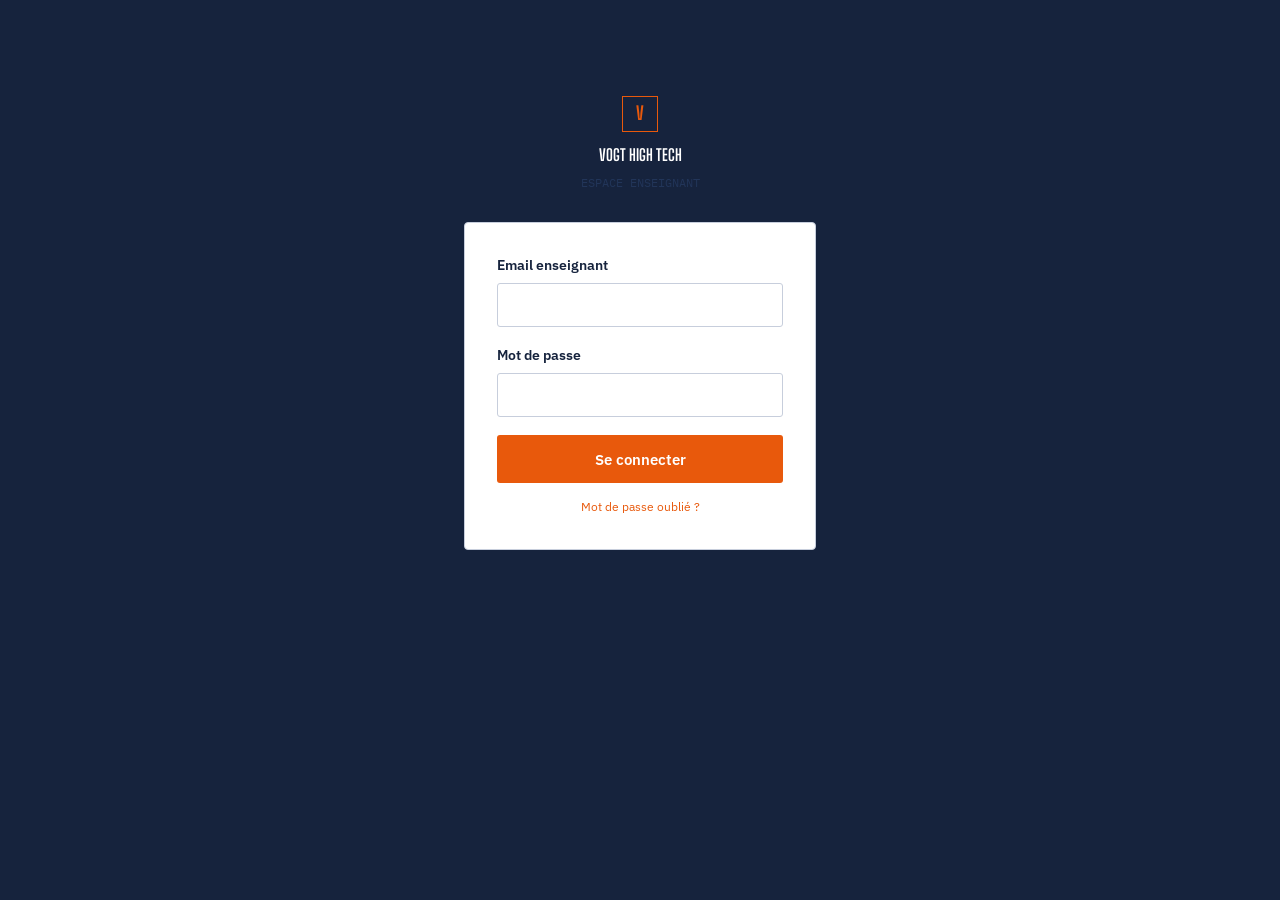
<file: enseignant-login.html>
<!DOCTYPE html>
<html lang="fr">
<head>
<script src="js/config.js"></script>
<script src="js/theme-toggle.js"></script>
<meta charset="UTF-8">
<meta name="viewport" content="width=device-width, initial-scale=1.0">
<title>Connexion Enseignant — VOGT HIGH TECH</title>
<link rel="icon" href="favicon.ico" sizes="any">
<link rel="apple-touch-icon" href="icons/icon-192.png">
<link rel="preconnect" href="https://fonts.googleapis.com">
<link href="https://fonts.googleapis.com/css2?family=Big+Shoulders+Display:wght@600;700;800&family=IBM+Plex+Sans:wght@400;500;600;700&family=IBM+Plex+Mono:wght@500;600&display=swap" rel="stylesheet">
<link rel="stylesheet" href="css/theme.css">
<style>
  body{ background: var(--color-primary); }
  .auth-wrap{ max-width:400px; margin: 96px auto; }
  .brand-center{ display:flex; flex-direction:column; align-items:center; gap:10px; margin-bottom:28px; color:#fff; text-align:center; }
</style>
</head>
<body>

<div class="wrap auth-wrap">
  <div class="brand-center">
    <span class="brand-mark">V</span>
    <div><b style="font-family:var(--font-head);">VOGT HIGH TECH</b><br><span style="font-family:var(--font-mono); font-size:.72rem; color:var(--color-secondary);">ESPACE ENSEIGNANT</span></div>
  </div>
  <div class="panel">
    <div id="formMessage"></div>
    <form id="loginForm">
      <div class="field"><label>Email enseignant</label><input type="email" id="loginEmail" required></div>
      <div class="field"><label>Mot de passe</label><input type="password" id="loginPassword" required></div>
      <button type="submit" class="btn btn-accent btn-block">Se connecter</button>
    </form>
    <p class="field-hint" style="margin-top:14px; text-align:center;"><a href="forgot-password.html" style="color:var(--color-accent);">Mot de passe oublié ?</a></p>
  </div>
</div>

<script src="js/api.js"></script>
<script>
  document.getElementById("loginForm").addEventListener("submit", async (e) => {
    e.preventDefault();
    const email = document.getElementById("loginEmail").value;
    const password = document.getElementById("loginPassword").value;
    const box = document.getElementById("formMessage");
    box.innerHTML = "";
    try {
      const data = await VogtAPI.login(email, password);
      if (data.role !== "TEACHER") {
        VogtAPI.logout();
        box.innerHTML = `<div class="alert alert-error">Ce compte n'est pas un compte enseignant.</div>`;
        return;
      }
      window.location.href = "enseignant.html";
    } catch (err) {
      box.innerHTML = `<div class="alert alert-error">${err.message || "Identifiants invalides."}</div>`;
    }
  });

  if (VogtAPI.isAuthenticated() && VogtAPI.getRole() === "TEACHER") window.location.href = "enseignant.html";
</script>
</body>
</html>
</file>
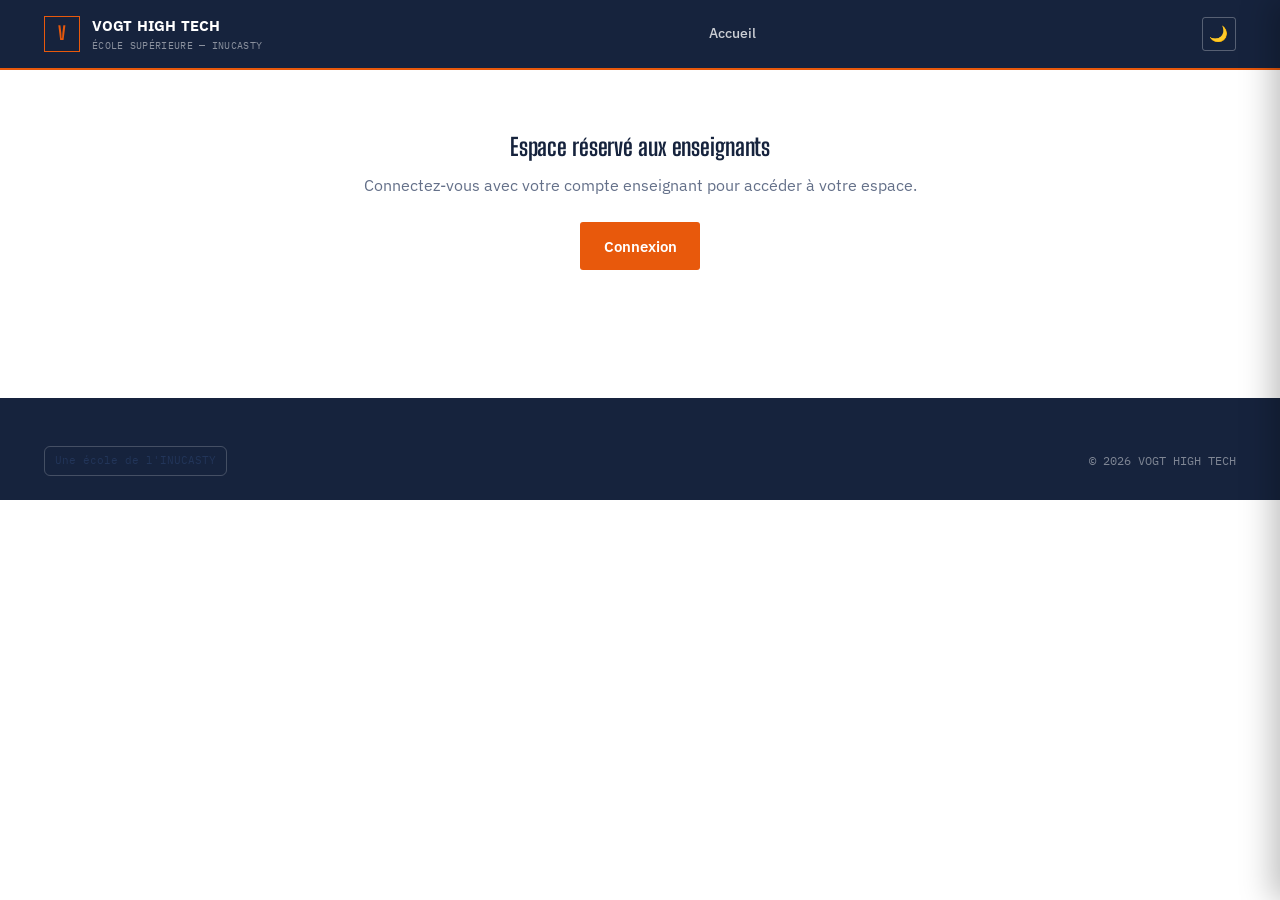
<file: enseignant.html>
<!DOCTYPE html>
<html lang="fr">
<head>
<script src="js/config.js"></script>
<script src="js/theme-toggle.js"></script>
<meta charset="UTF-8">
<meta name="viewport" content="width=device-width, initial-scale=1.0">
<title>Espace enseignant — VOGT HIGH TECH</title>
<link rel="icon" href="favicon.ico" sizes="any">
<link rel="apple-touch-icon" href="icons/icon-192.png">
<link rel="preconnect" href="https://fonts.googleapis.com">
<link href="https://fonts.googleapis.com/css2?family=Big+Shoulders+Display:wght@600;700;800&family=IBM+Plex+Sans:wght@400;500;600;700&family=IBM+Plex+Mono:wght@500;600&display=swap" rel="stylesheet">
<link rel="stylesheet" href="css/theme.css">
<link rel="manifest" href="manifest-enseignant.json">
<meta name="theme-color" content="#111827">
<style>
  .dash-layout{ display:grid; grid-template-columns: 220px 1fr; gap:32px; max-width:1100px; margin:0 auto; padding: 40px 24px; }
  @media (max-width:860px){
    .dash-layout{ grid-template-columns:1fr; padding: 24px 16px; }
    .side-nav{
      display:flex; overflow-x:auto; gap:6px; padding-bottom:8px; margin-bottom:8px;
      border-bottom:1px solid var(--color-border); -webkit-overflow-scrolling:touch;
    }
    .side-nav a{ flex-shrink:0; margin-bottom:0; white-space:nowrap; }
  }
  .side-nav a{ display:flex; align-items:center; gap:10px; padding:11px 14px; border-radius: var(--radius); font-size:.9rem; color: var(--color-text); margin-bottom:4px; }
  .side-nav a.active, .side-nav a:hover{ background: var(--color-accent-soft); color: var(--color-accent); }
  .dash-panel{ display:none; }
  .dash-panel.active{ display:block; }
  table{ width:100%; border-collapse:collapse; }
  th, td{ text-align:left; padding:10px 12px; border-bottom:1px solid var(--color-border); font-size:.9rem; }
  th{ font-family: var(--font-mono); font-size:.72rem; color: var(--color-text-muted); text-transform:uppercase; }
  .gate{ text-align:center; padding: 64px 24px; }
</style>
</head>
<body>

<header>
  <div class="wrap header-row">
    <a href="index.html" class="brand">
      <span class="brand-mark">V</span>
      <span class="brand-text"><b>VOGT HIGH TECH</b><span>ÉCOLE SUPÉRIEURE — INUCASTY</span></span>
    </a>
    <nav class="primary-nav"><a href="index.html">Accueil</a></nav>
    <div class="header-actions">
      <button class="btn btn-outline btn-sm" id="logoutBtn" style="display:none;">Déconnexion</button>
    </div>
  </div>
</header>

<div id="gate" class="gate" style="display:none;">
  <h2>Espace réservé aux enseignants</h2>
  <p class="lede" style="margin:12px auto 24px;">Connectez-vous avec votre compte enseignant pour accéder à votre espace.</p>
  <a href="enseignant-login.html" class="btn btn-accent">Connexion</a>
</div>

<div id="dashboard" class="dash-layout" style="display:none;">
  <nav class="side-nav">
    <a href="#" data-panel="courses" class="active">📚 Mes cours</a>
    <a href="#" data-panel="grades">📝 Saisir une note</a>
    <a href="#" data-panel="attendance">✅ Saisir une présence</a>
    <a href="#" data-panel="security">🔒 Mot de passe</a>
  </nav>

  <div>
    <div style="margin-bottom:24px;">
      <span class="eyebrow">Portail enseignant</span>
      <h2 id="greetingText">Mon espace</h2>
    </div>

    <div id="messageBox"></div>

    <div class="panel dash-panel active" id="panel-courses">
      <h3 style="margin-bottom:16px;">Mes créneaux</h3>
      <div id="coursesContent"><div class="skeleton" style="height:160px;"></div></div>
    </div>

    <div class="panel dash-panel" id="panel-grades">
      <h3 style="margin-bottom:16px;">Saisir une note</h3>
      <form id="gradeForm">
        <div class="field"><label>Étudiant</label>
          <select id="gradeStudentId" required><option value="">Chargement...</option></select>
        </div>
        <div class="field"><label>Matière</label>
          <select id="gradeCourseId" required><option value="">Chargement...</option></select>
        </div>
        <div class="form-row">
          <div class="field"><label>Semestre</label>
            <select id="gradeSemester"><option value="S1">S1</option><option value="S2">S2</option></select>
          </div>
          <div class="field"><label>Note / 20</label><input type="number" id="gradeScore" min="0" max="20" step="0.25" required></div>
        </div>
        <button type="submit" class="btn btn-accent">Enregistrer la note</button>
      </form>
    </div>

    <div class="panel dash-panel" id="panel-attendance">
      <h3 style="margin-bottom:16px;">Saisir une présence</h3>
      <form id="attendanceForm">
        <div class="field"><label>Étudiant</label>
          <select id="attStudentId" required><option value="">Chargement...</option></select>
        </div>
        <div class="field"><label>Matière</label>
          <select id="attCourseId" required><option value="">Chargement...</option></select>
        </div>
        <div class="form-row">
          <div class="field"><label>Date</label><input type="date" id="attDate" required></div>
          <div class="field"><label>Statut</label>
            <select id="attPresent"><option value="true">Présent</option><option value="false">Absent</option></select>
          </div>
        </div>
        <button type="submit" class="btn btn-accent">Enregistrer</button>
      </form>
    </div>

    <div class="panel dash-panel" id="panel-security">
      <h3 style="margin-bottom:16px;">Changer mon mot de passe</h3>
      <div id="pwdMsg"></div>
      <form id="changePwdForm">
        <div class="field"><label>Mot de passe actuel</label><input type="password" id="currentPwd" required></div>
        <div class="field"><label>Nouveau mot de passe</label><input type="password" id="newPwd" required minlength="8"></div>
        <button type="submit" class="btn btn-accent">Mettre à jour</button>
      </form>
    </div>
  </div>
</div>

<footer>
  <div class="wrap">
    <span class="badge-inucasty">Une école de l'INUCASTY</span>
    <span class="copyright">© 2026 VOGT HIGH TECH</span>
  </div>
</footer>

<script src="js/api.js"></script>
<script src="js/enseignant.js"></script>
<script src="js/portal-pwa.js"></script>
<script src="js/mobile-nav.js"></script>
</body>
</html>
</file>
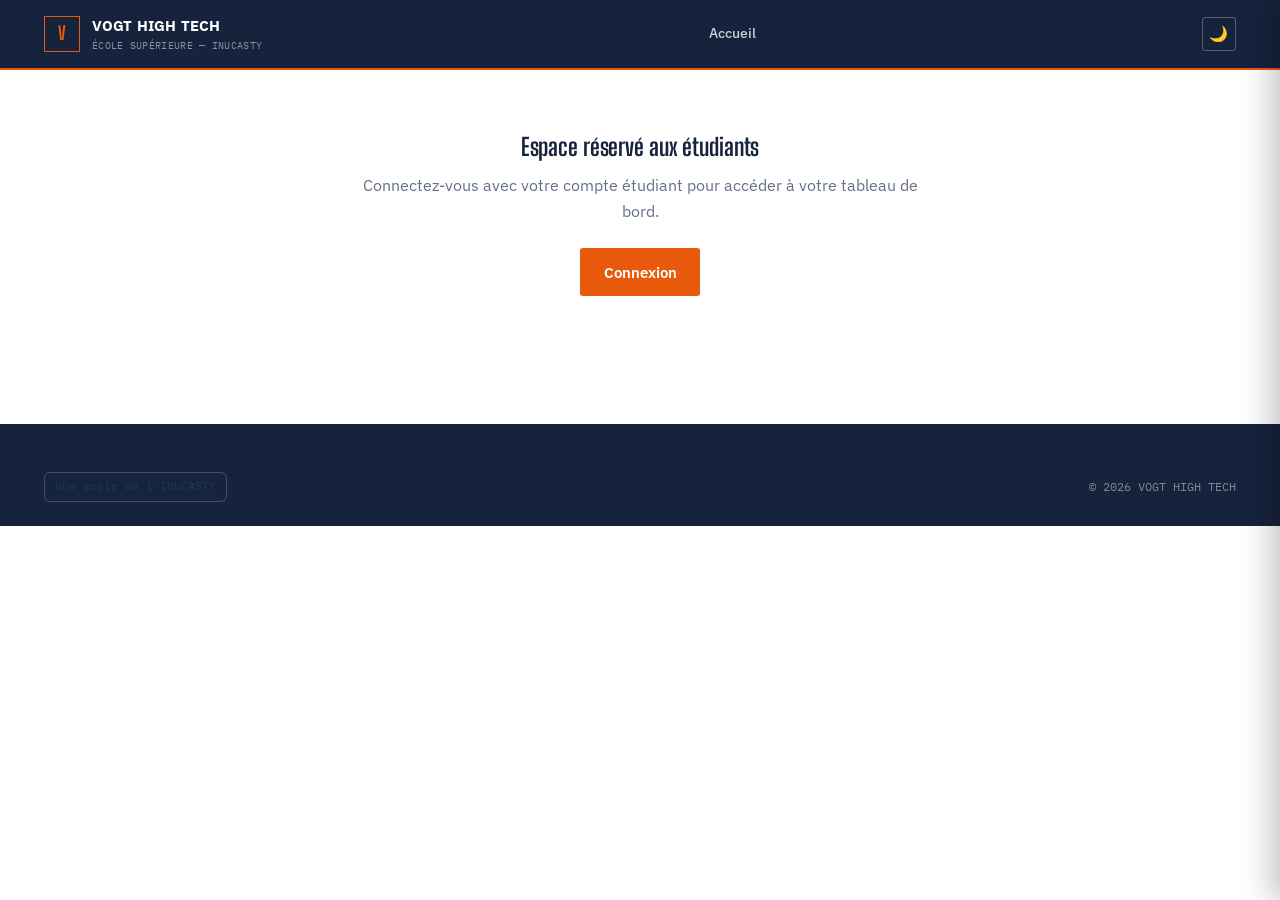
<file: etudiant.html>
<!DOCTYPE html>
<html lang="fr">
<head>
<script src="js/config.js"></script>
<script src="js/theme-toggle.js"></script>
<meta charset="UTF-8">
<meta name="viewport" content="width=device-width, initial-scale=1.0">
<title>Espace étudiant — VOGT HIGH TECH</title>
<link rel="icon" href="favicon.ico" sizes="any">
<link rel="apple-touch-icon" href="icons/icon-192.png">
<link rel="preconnect" href="https://fonts.googleapis.com">
<link href="https://fonts.googleapis.com/css2?family=Big+Shoulders+Display:wght@600;700;800&family=IBM+Plex+Sans:wght@400;500;600;700&family=IBM+Plex+Mono:wght@500;600&display=swap" rel="stylesheet">
<link rel="stylesheet" href="css/theme.css">
<link rel="manifest" href="manifest-etudiant.json">
<meta name="theme-color" content="#111827">
<style>
  .dash-layout{ display:grid; grid-template-columns: 220px 1fr; gap:32px; max-width:1100px; margin:0 auto; padding: 40px 24px; }
  @media (max-width:860px){
    .dash-layout{ grid-template-columns:1fr; padding: 24px 16px; }
    .side-nav{
      display:flex; overflow-x:auto; gap:6px; padding-bottom:8px; margin-bottom:8px;
      border-bottom:1px solid var(--color-border); -webkit-overflow-scrolling:touch;
    }
    .side-nav a{ flex-shrink:0; margin-bottom:0; white-space:nowrap; }
  }
  .side-nav a{ display:flex; align-items:center; gap:10px; padding:11px 14px; border-radius: var(--radius); font-size:.9rem; color: var(--color-text); margin-bottom:4px; }
  .side-nav a.active, .side-nav a:hover{ background: var(--color-accent-soft); color: var(--color-accent); }
  .dash-panel{ display:none; }
  .dash-panel.active{ display:block; }
  .greeting{ margin-bottom:24px; }
  table{ width:100%; border-collapse:collapse; }
  th, td{ text-align:left; padding:10px 12px; border-bottom:1px solid var(--color-border); font-size:.9rem; }
  th{ font-family: var(--font-mono); font-size:.72rem; color: var(--color-text-muted); text-transform:uppercase; }
  .gate{ text-align:center; padding: 64px 24px; }
</style>
</head>
<body>

<header>
  <div class="wrap header-row">
    <a href="index.html" class="brand">
      <span class="brand-mark">V</span>
      <span class="brand-text"><b>VOGT HIGH TECH</b><span>ÉCOLE SUPÉRIEURE — INUCASTY</span></span>
    </a>
    <nav class="primary-nav"><a href="index.html">Accueil</a></nav>
    <div class="header-actions">
      <button class="btn btn-outline btn-sm" id="logoutBtn" style="display:none;">Déconnexion</button>
    </div>
  </div>
</header>

<div id="gate" class="gate" style="display:none;">
  <h2>Espace réservé aux étudiants</h2>
  <p class="lede" style="margin:12px auto 24px;">Connectez-vous avec votre compte étudiant pour accéder à votre tableau de bord.</p>
  <a href="staff-login.html" class="btn btn-accent">Connexion</a>
</div>

<div id="dashboard" class="dash-layout" style="display:none;">
  <nav class="side-nav">
    <a href="#" data-panel="profile" class="active">👤 Profil</a>
    <a href="#" data-panel="schedule">📅 Emploi du temps</a>
    <a href="#" data-panel="grades">📝 Notes</a>
    <a href="#" data-panel="payments">💰 Scolarité</a>
    <a href="#" data-panel="security">🔒 Mot de passe</a>
  </nav>

  <div>
    <div class="greeting">
      <span class="eyebrow">Portail étudiant</span>
      <h2 id="greetingText">Bonjour 👋</h2>
    </div>

    <div class="panel dash-panel active" id="panel-profile">
      <div class="skeleton" style="height:100px;"></div>
    </div>

    <div class="panel dash-panel" id="panel-schedule">
      <h3 style="margin-bottom:16px;">Emploi du temps</h3>
      <div id="scheduleContent"><div class="skeleton" style="height:160px;"></div></div>
    </div>

    <div class="panel dash-panel" id="panel-grades">
      <h3 style="margin-bottom:16px;">Notes</h3>
      <div id="gradesContent"><div class="skeleton" style="height:160px;"></div></div>
    </div>

    <div class="panel dash-panel" id="panel-payments">
      <h3 style="margin-bottom:16px;">Scolarité</h3>
      <div id="paymentsContent"><div class="skeleton" style="height:120px;"></div></div>
    </div>
    <div class="panel dash-panel" id="panel-security">
      <h3 style="margin-bottom:16px;">Changer mon mot de passe</h3>
      <div id="pwdMsg"></div>
      <form id="changePwdForm">
        <div class="field"><label>Mot de passe actuel</label><input type="password" id="currentPwd" required></div>
        <div class="field"><label>Nouveau mot de passe</label><input type="password" id="newPwd" required minlength="8"></div>
        <button type="submit" class="btn btn-accent">Mettre à jour</button>
      </form>
    </div>
  </div>
</div>

<footer>
  <div class="wrap">
    <span class="badge-inucasty">Une école de l'INUCASTY</span>
    <span class="copyright">© 2026 VOGT HIGH TECH</span>
  </div>
</footer>

<script src="js/api.js"></script>
<script src="js/etudiant.js"></script>
<script src="js/portal-pwa.js"></script>
<script src="js/mobile-nav.js"></script>
</body>
</html>
</file>
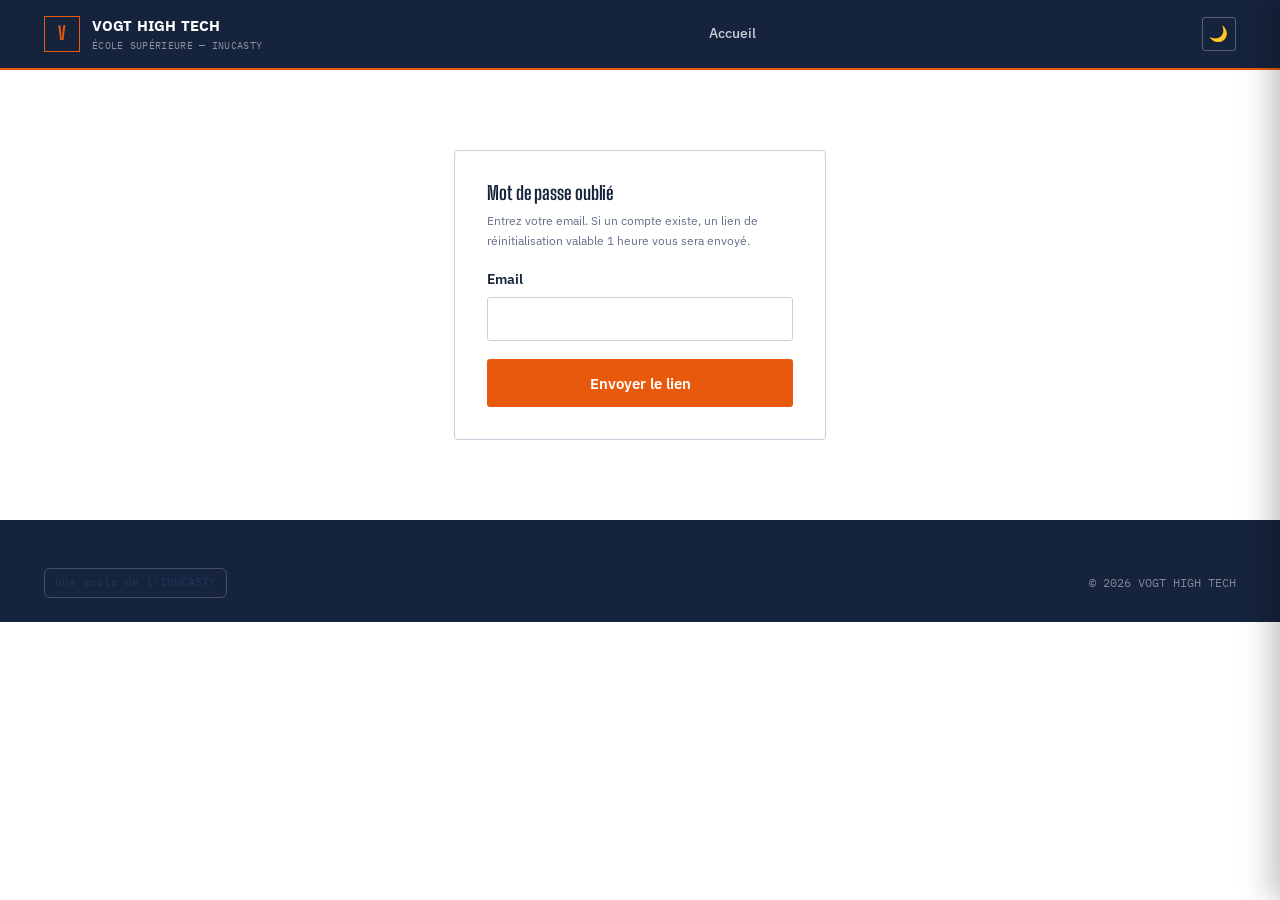
<file: forgot-password.html>
<!DOCTYPE html>
<html lang="fr">
<head>
<script src="js/config.js"></script>
<script src="js/theme-toggle.js"></script>
<meta charset="UTF-8">
<meta name="viewport" content="width=device-width, initial-scale=1.0">
<title>Mot de passe oublié — VOGT HIGH TECH</title>
<link rel="icon" href="favicon.ico" sizes="any">
<link rel="apple-touch-icon" href="icons/icon-192.png">
<link href="https://fonts.googleapis.com/css2?family=Big+Shoulders+Display:wght@600;700;800&family=IBM+Plex+Sans:wght@400;500;600;700&family=IBM+Plex+Mono:wght@500;600&display=swap" rel="stylesheet">
<link rel="stylesheet" href="css/theme.css">
<style>.auth-wrap{ max-width:420px; margin: 80px auto; }</style>
</head>
<body>
<header>
  <div class="wrap header-row">
    <a href="index.html" class="brand"><span class="brand-mark">V</span><span class="brand-text"><b>VOGT HIGH TECH</b><span>ÉCOLE SUPÉRIEURE — INUCASTY</span></span></a>
    <nav class="primary-nav"><a href="index.html">Accueil</a></nav>
    <div class="header-actions"></div>
  </div>
</header>

<div class="wrap auth-wrap">
  <div class="panel">
    <h3 style="margin-bottom:8px;">Mot de passe oublié</h3>
    <p class="field-hint" style="margin-bottom:18px;">Entrez votre email. Si un compte existe, un lien de réinitialisation valable 1 heure vous sera envoyé.</p>
    <div id="msg"></div>
    <form id="forgotForm">
      <div class="field"><label>Email</label><input type="email" id="email" required></div>
      <button type="submit" class="btn btn-accent btn-block">Envoyer le lien</button>
    </form>
  </div>
</div>

<footer><div class="wrap"><span class="badge-inucasty">Une école de l'INUCASTY</span><span class="copyright">© 2026 VOGT HIGH TECH</span></div></footer>

<script src="js/api.js"></script>
<script>
  document.getElementById("forgotForm").addEventListener("submit", async (e) => {
    e.preventDefault();
    const box = document.getElementById("msg");
    try {
      await VogtAPI.forgotPassword(document.getElementById("email").value);
      box.innerHTML = `<div class="alert alert-success">Si un compte existe avec cet email, un lien de réinitialisation a été envoyé.</div>`;
    } catch (err) {
      box.innerHTML = `<div class="alert alert-success">Si un compte existe avec cet email, un lien de réinitialisation a été envoyé.</div>`;
    }
  });
</script>
<script src="js/mobile-nav.js"></script>
</body>
</html>
</file>
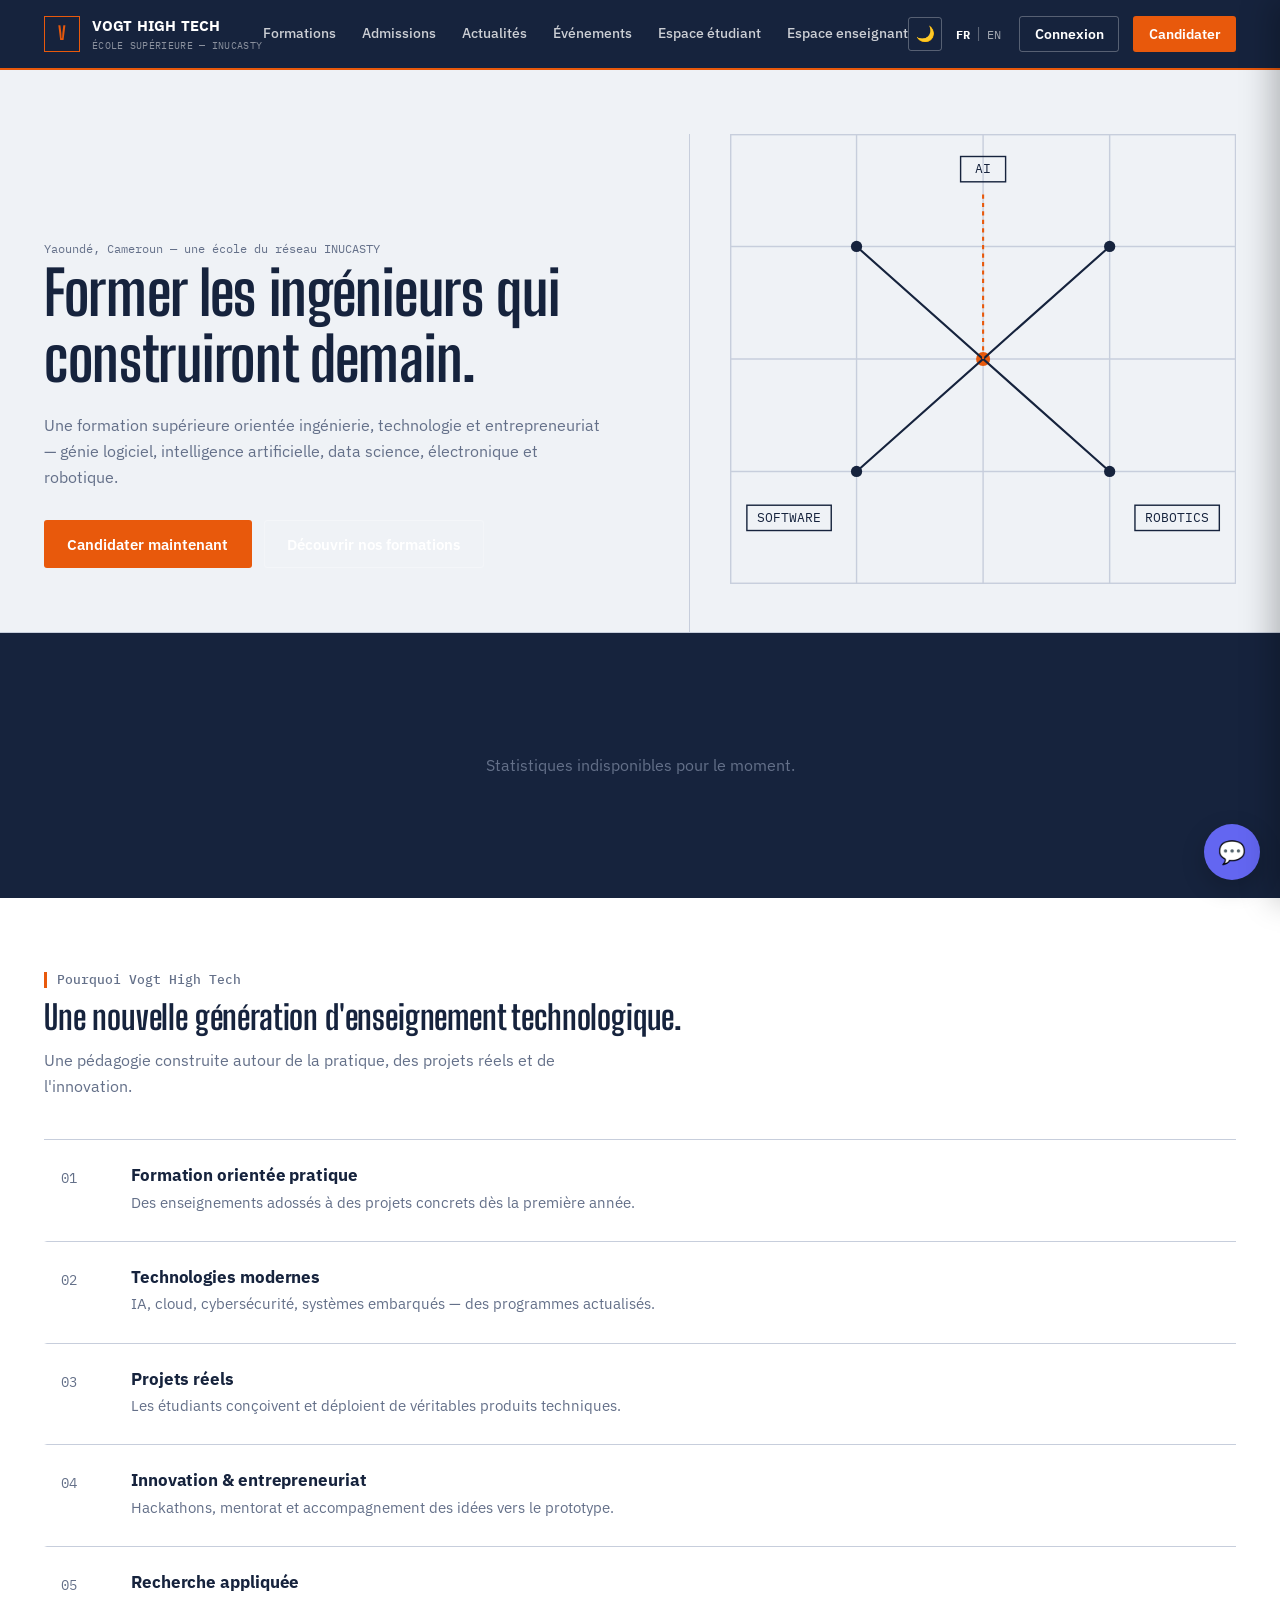
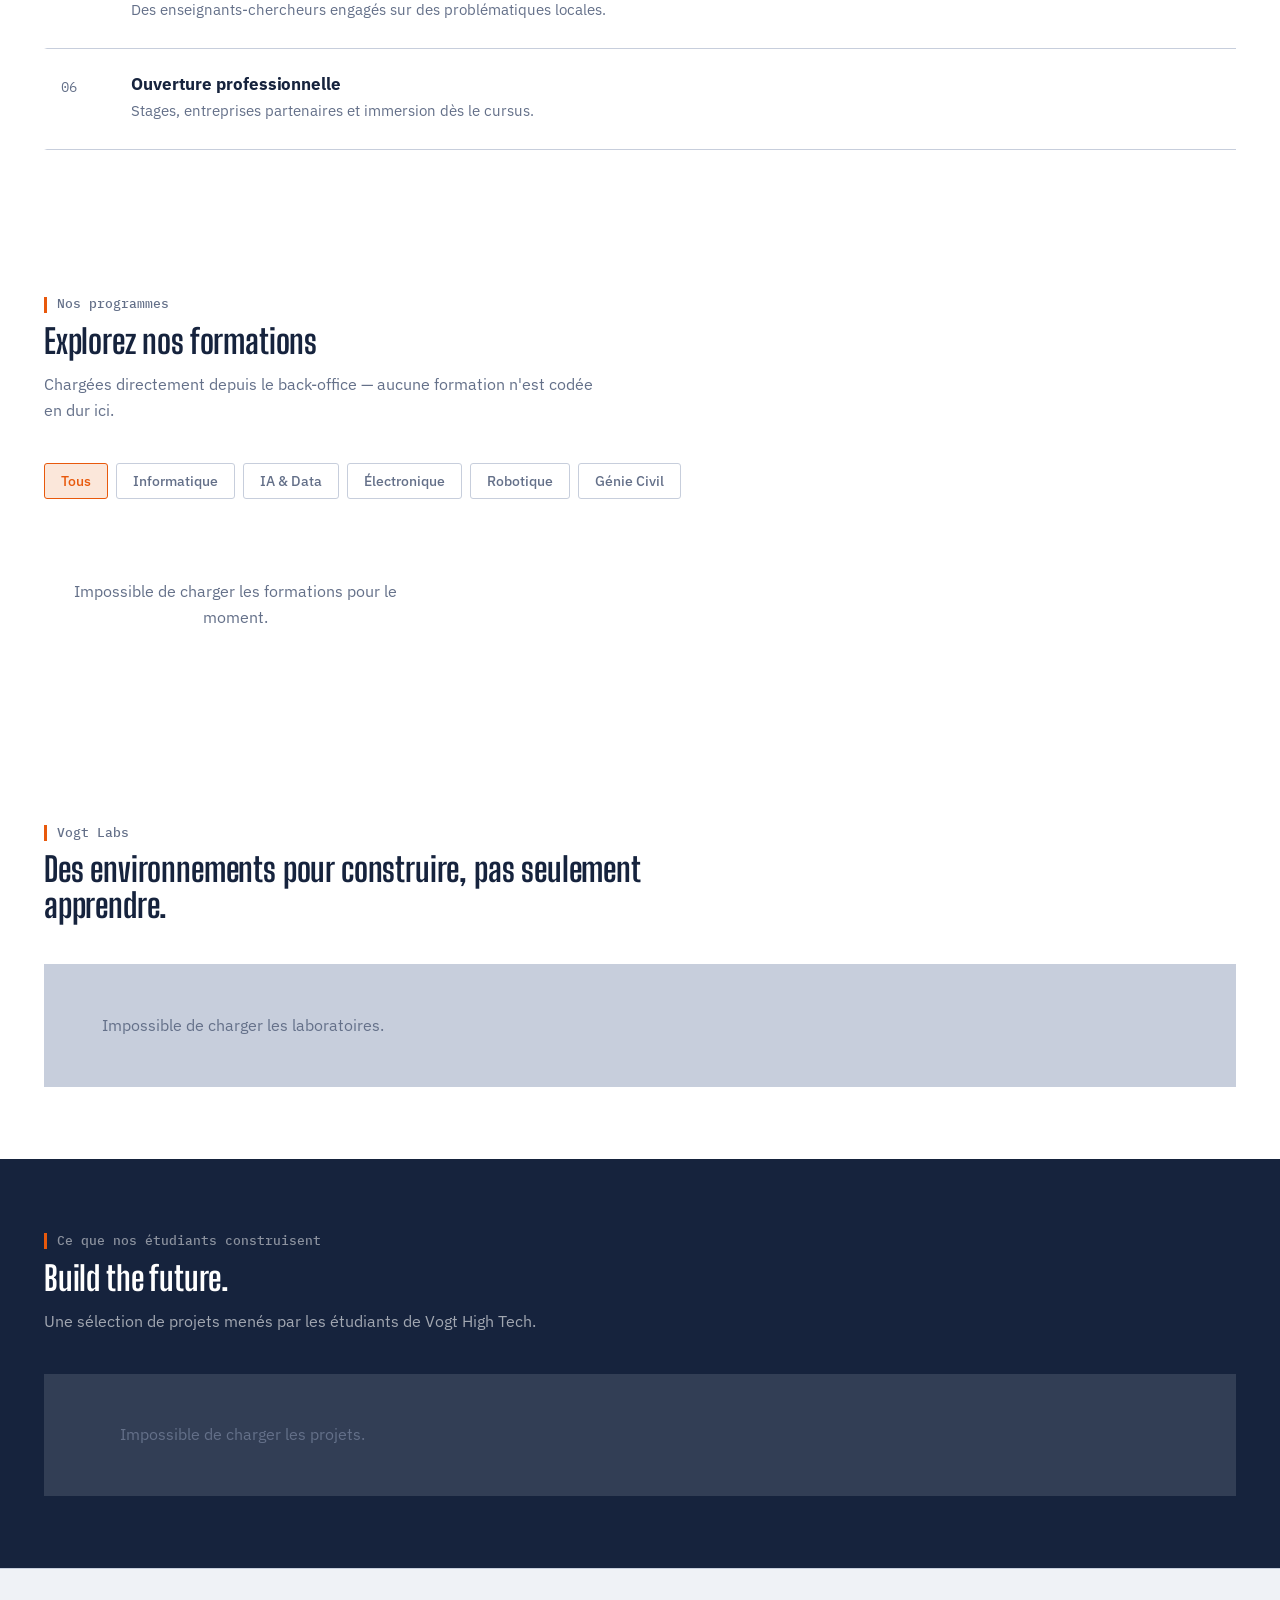
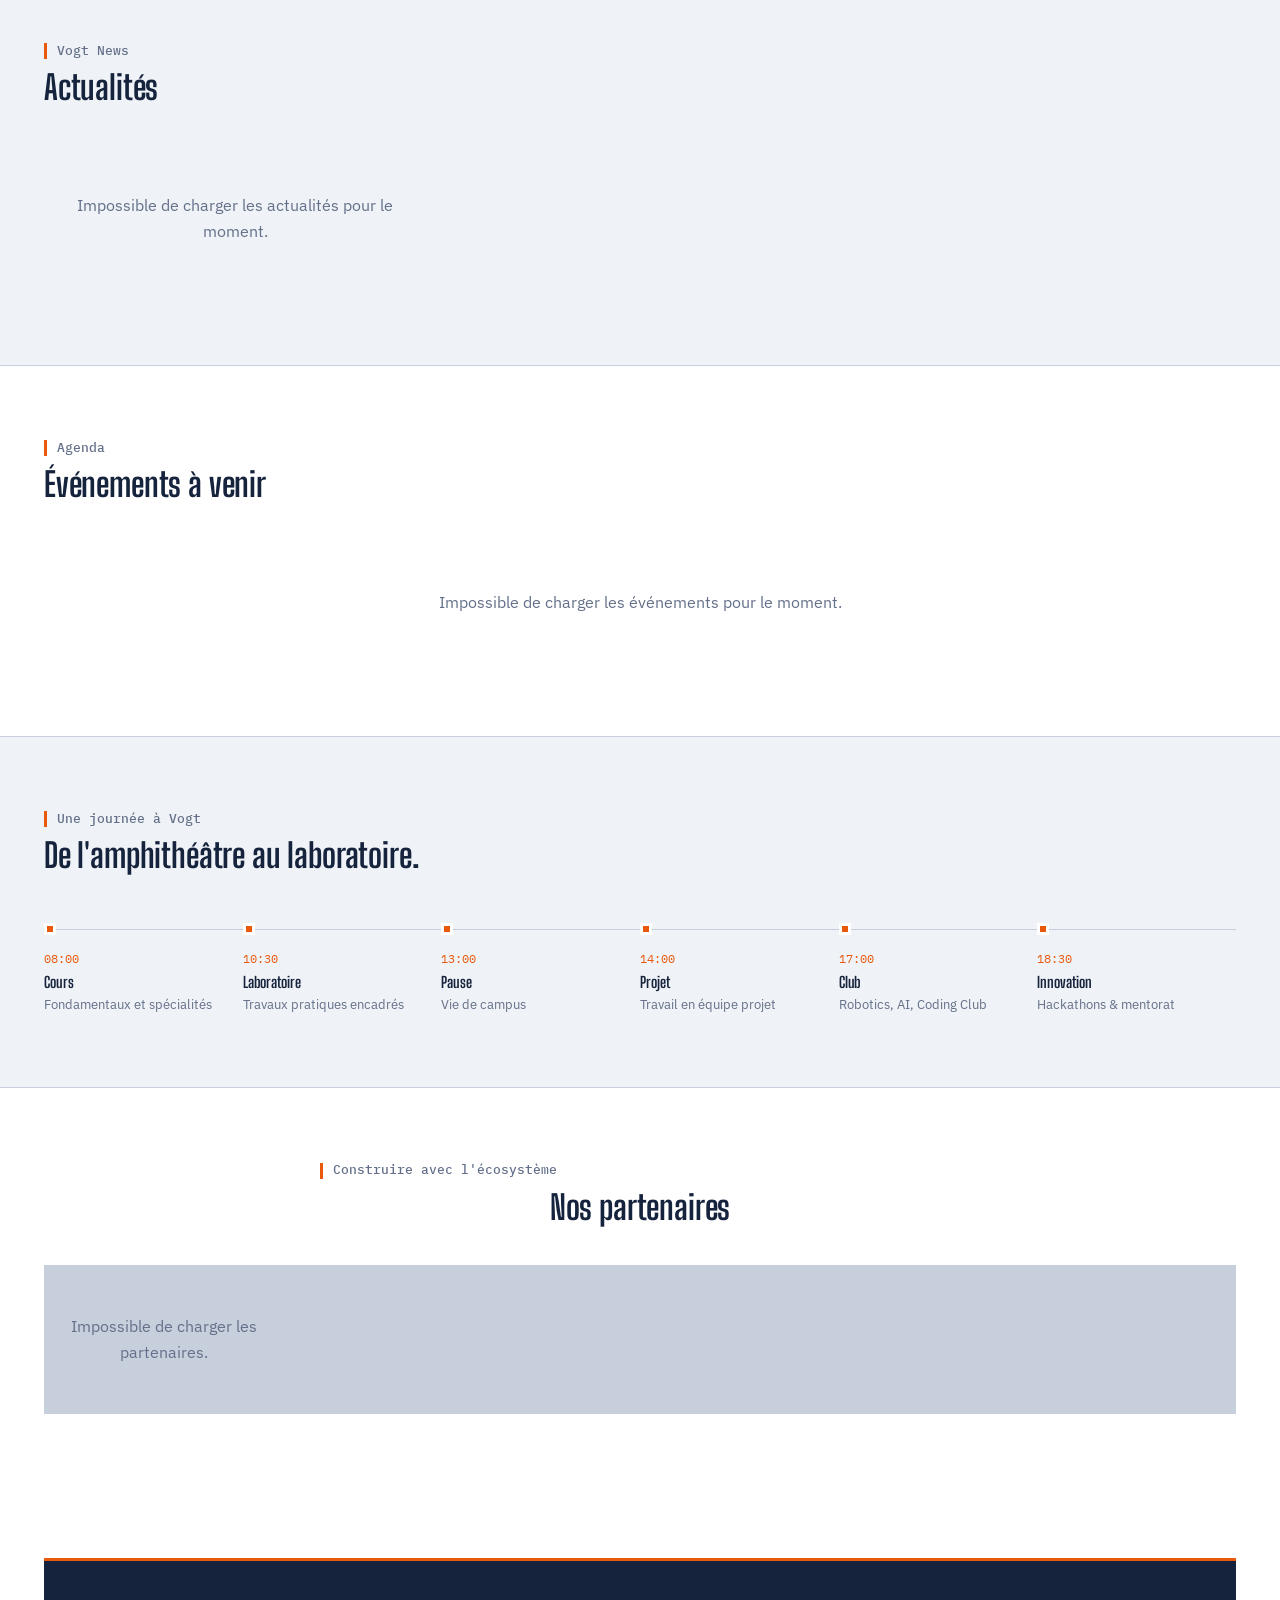
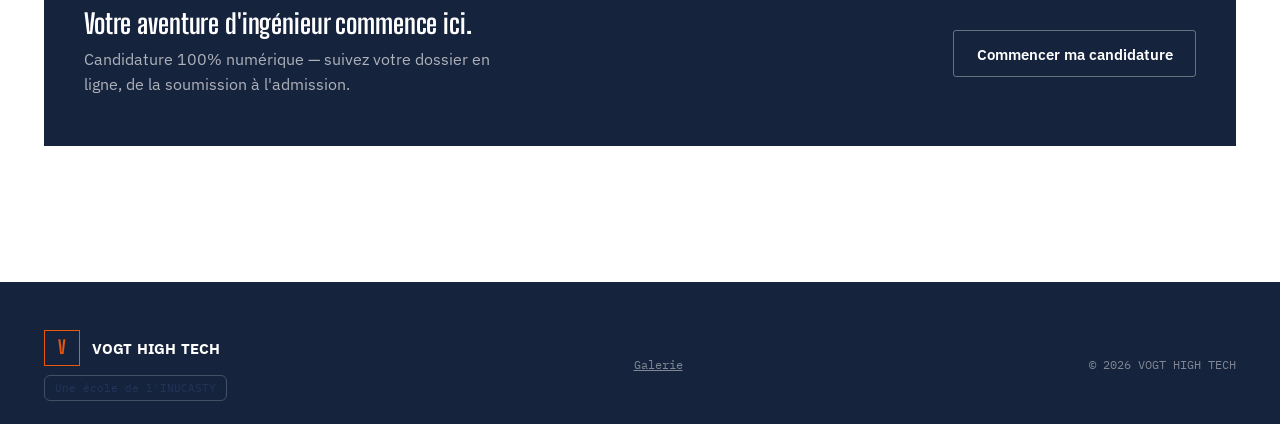
<file: formation.html>
<!DOCTYPE html>
<html lang="fr">
<head>
<script src="js/config.js"></script>
<script src="js/theme-toggle.js"></script>
<meta charset="UTF-8">
<meta name="viewport" content="width=device-width, initial-scale=1.0">
<title>Formation — VOGT HIGH TECH</title>
<link rel="icon" href="favicon.ico" sizes="any">
<link rel="apple-touch-icon" href="icons/icon-192.png">
<link rel="preconnect" href="https://fonts.googleapis.com">
<link href="https://fonts.googleapis.com/css2?family=Big+Shoulders+Display:wght@600;700;800&family=IBM+Plex+Sans:wght@400;500;600;700&family=IBM+Plex+Mono:wght@500;600&display=swap" rel="stylesheet">
<link rel="stylesheet" href="css/theme.css">
<style>
  .prog-hero{ background: var(--color-primary); color:#fff; padding: 64px 0; }
  .prog-hero h1{ color:#fff; font-size:clamp(2rem,4vw,2.8rem); margin-bottom:12px; }
  .quick-facts{ display:flex; gap:28px; flex-wrap:wrap; margin-top:24px; }
  .quick-facts div{ font-family:var(--font-mono); font-size:.8rem; color: var(--color-secondary); }
  .quick-facts b{ display:block; color:#fff; font-family:var(--font-body); font-size:.95rem; margin-top:2px; }
  .content{ max-width:760px; margin:0 auto; padding: 48px 24px; }
  .content h2{ margin: 32px 0 12px; font-size:1.3rem; }
  .content p{ color: var(--color-text-muted); line-height:1.7; }
</style>
</head>
<body>

<header>
  <div class="wrap header-row">
    <a href="index.html" class="brand">
      <span class="brand-mark">V</span>
      <span class="brand-text"><b>VOGT HIGH TECH</b><span>ÉCOLE SUPÉRIEURE — INUCASTY</span></span>
    </a>
    <nav class="primary-nav"><a href="index.html" data-i18n="nav_accueil">Accueil</a><a href="index.html#formations" data-i18n="nav_formations">Formations</a></nav>
    <div class="header-actions"><span class="lang-switch" style="display:flex; gap:6px; margin-right:6px;"><button data-lang="fr" style="background:none;border:none;color:rgba(255,255,255,.6);font-family:var(--font-mono);font-size:.75rem;cursor:pointer;">FR</button><span style="color:rgba(255,255,255,.3);">|</span><button data-lang="en" style="background:none;border:none;color:rgba(255,255,255,.6);font-family:var(--font-mono);font-size:.75rem;cursor:pointer;">EN</button></span><a href="candidat.html" class="btn btn-accent btn-sm" data-i18n="btn_candidater">Candidater</a></div>
  </div>
</header>

<section class="prog-hero">
  <div class="wrap" id="progHero">
    <div class="skeleton" style="height:32px;width:220px;margin-bottom:16px;background:rgba(255,255,255,.1);"></div>
    <div class="skeleton" style="height:48px;width:60%;background:rgba(255,255,255,.1);"></div>
  </div>
</section>

<div class="content" id="progContent">
  <div class="skeleton" style="height:200px;"></div>
</div>

<footer>
  <div class="wrap">
    <span class="badge-inucasty">Une école de l'INUCASTY</span>
    <span class="copyright">© 2026 VOGT HIGH TECH</span>
  </div>
</footer>

<script src="js/i18n.js"></script>
<script src="js/api.js"></script>
<script>
  function escapeHtml(str){ const d=document.createElement("div"); d.textContent = str ?? ""; return d.innerHTML; }

  document.addEventListener("DOMContentLoaded", async () => {
    const slug = new URLSearchParams(window.location.search).get("slug");
    if (!slug) { window.location.href = "index.html"; return; }

    try {
      const p = await VogtAPI.getProgramBySlug(slug);
      document.title = p.name + " — VOGT HIGH TECH";

      document.getElementById("progHero").innerHTML = `
        <span class="eyebrow" style="color:var(--color-secondary);">${escapeHtml(p.category || "")}</span>
        <h1>${escapeHtml(p.name)}</h1>
        <div class="quick-facts">
          <div>Durée<b>${escapeHtml(p.durationLabel || "—")}</b></div>
          <div>Diplôme<b>${escapeHtml(p.diplomaLabel || "—")}</b></div>
          <div>Niveau<b>${escapeHtml(p.level || "—")}</b></div>
        </div>`;

      document.getElementById("progContent").innerHTML = `
        <p>${escapeHtml(p.fullDescription || p.shortDescription || "")}</p>
        <div style="margin-top:24px;">
          <a href="candidat.html" class="btn btn-accent">Candidater à cette formation</a>
        </div>`;
    } catch (err) {
      document.getElementById("progContent").innerHTML = `<div class="empty-state">Formation introuvable ou non publiée.</div>`;
    }
  });
</script>
<script src="js/vogt-ai.js"></script>
<script src="js/scroll-reveal.js"></script>
<script src="js/mobile-nav.js"></script>
</body>
</html>
</file>
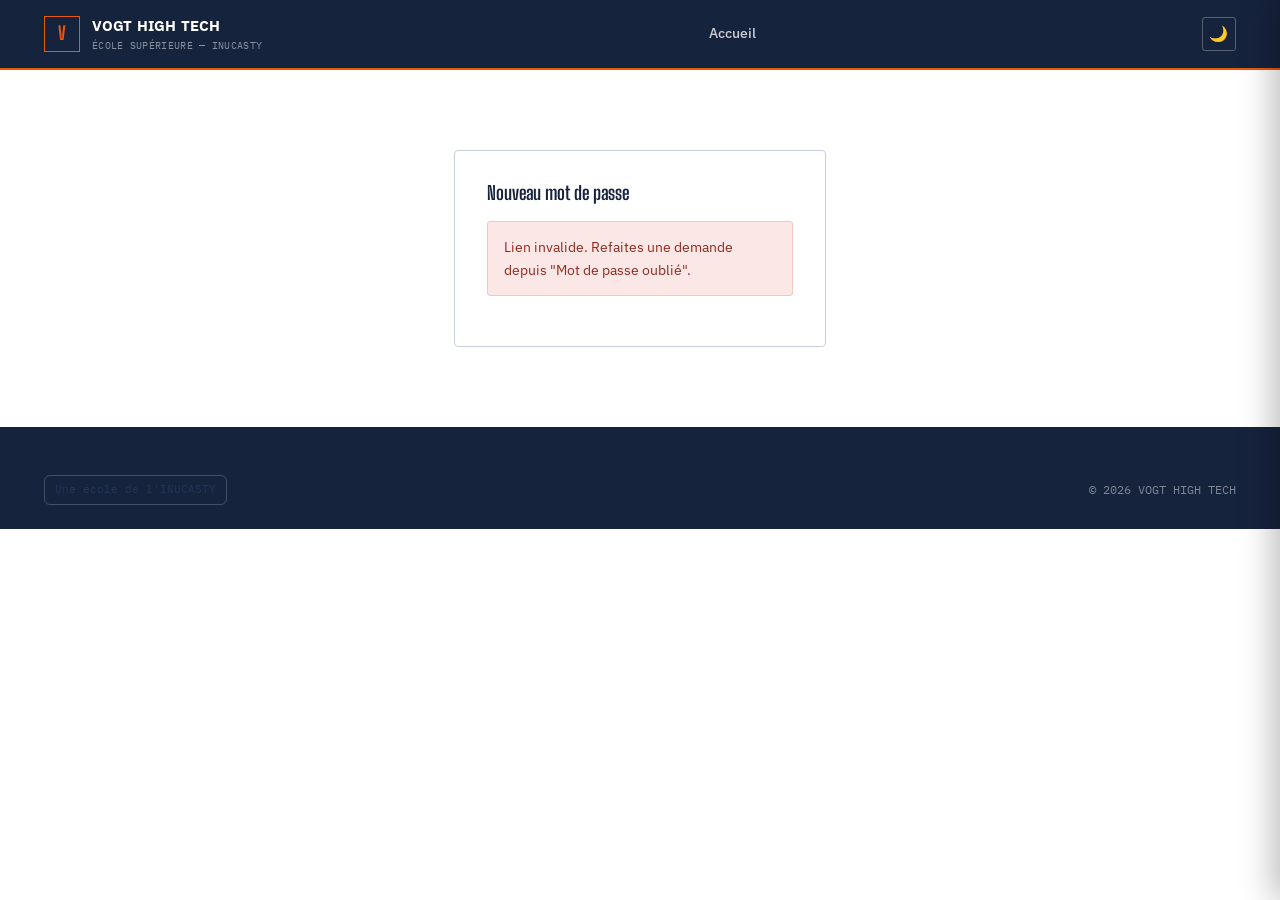
<file: reset-password.html>
<!DOCTYPE html>
<html lang="fr">
<head>
<script src="js/config.js"></script>
<script src="js/theme-toggle.js"></script>
<meta charset="UTF-8">
<meta name="viewport" content="width=device-width, initial-scale=1.0">
<title>Réinitialiser le mot de passe — VOGT HIGH TECH</title>
<link rel="icon" href="favicon.ico" sizes="any">
<link rel="apple-touch-icon" href="icons/icon-192.png">
<link href="https://fonts.googleapis.com/css2?family=Big+Shoulders+Display:wght@600;700;800&family=IBM+Plex+Sans:wght@400;500;600;700&family=IBM+Plex+Mono:wght@500;600&display=swap" rel="stylesheet">
<link rel="stylesheet" href="css/theme.css">
<style>.auth-wrap{ max-width:420px; margin: 80px auto; }</style>
</head>
<body>
<header>
  <div class="wrap header-row">
    <a href="index.html" class="brand"><span class="brand-mark">V</span><span class="brand-text"><b>VOGT HIGH TECH</b><span>ÉCOLE SUPÉRIEURE — INUCASTY</span></span></a>
    <nav class="primary-nav"><a href="index.html">Accueil</a></nav>
    <div class="header-actions"></div>
  </div>
</header>

<div class="wrap auth-wrap">
  <div class="panel">
    <h3 style="margin-bottom:18px;">Nouveau mot de passe</h3>
    <div id="msg"></div>
    <form id="resetForm">
      <div class="field"><label>Nouveau mot de passe</label><input type="password" id="newPassword" required minlength="8"></div>
      <div class="field"><label>Confirmer le mot de passe</label><input type="password" id="confirmPassword" required minlength="8"></div>
      <button type="submit" class="btn btn-accent btn-block">Réinitialiser</button>
    </form>
  </div>
</div>

<footer><div class="wrap"><span class="badge-inucasty">Une école de l'INUCASTY</span><span class="copyright">© 2026 VOGT HIGH TECH</span></div></footer>

<script src="js/api.js"></script>
<script>
  const params = new URLSearchParams(window.location.search);
  const email = params.get("email");
  const token = params.get("token");

  if (!email || !token) {
    document.getElementById("msg").innerHTML = `<div class="alert alert-error">Lien invalide. Refaites une demande depuis "Mot de passe oublié".</div>`;
    document.getElementById("resetForm").style.display = "none";
  }

  document.getElementById("resetForm").addEventListener("submit", async (e) => {
    e.preventDefault();
    const box = document.getElementById("msg");
    const p1 = document.getElementById("newPassword").value;
    const p2 = document.getElementById("confirmPassword").value;
    if (p1 !== p2) {
      box.innerHTML = `<div class="alert alert-error">Les mots de passe ne correspondent pas.</div>`;
      return;
    }
    try {
      await VogtAPI.resetPassword(email, token, p1);
      box.innerHTML = `<div class="alert alert-success">Mot de passe réinitialisé. Vous pouvez maintenant vous connecter.</div>`;
      document.getElementById("resetForm").style.display = "none";
    } catch (err) {
      box.innerHTML = `<div class="alert alert-error">${err.message || "Lien invalide ou expiré."}</div>`;
    }
  });
</script>
<script src="js/mobile-nav.js"></script>
</body>
</html>
</file>
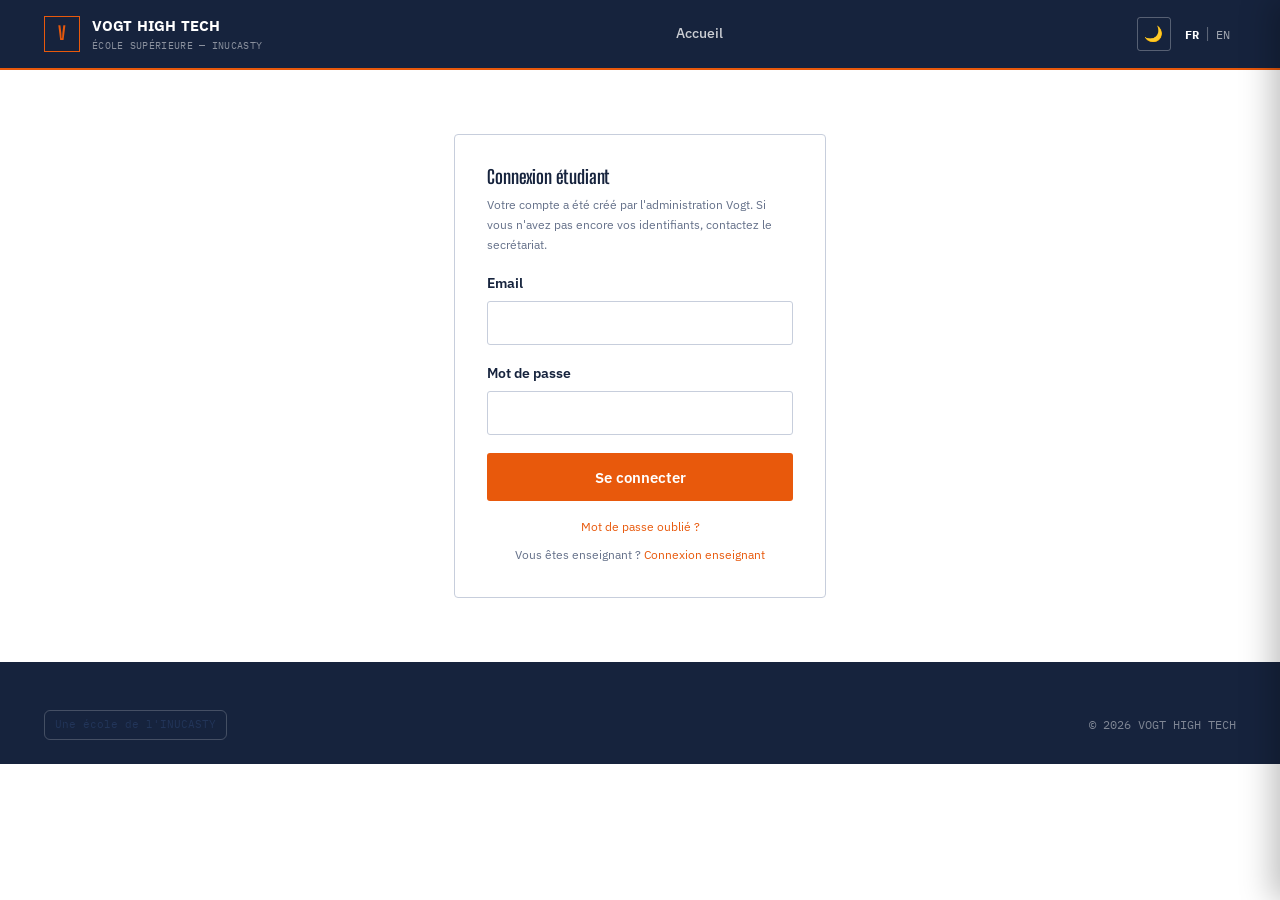
<file: staff-login.html>
<!DOCTYPE html>
<html lang="fr">
<head>
<script src="js/config.js"></script>
<script src="js/theme-toggle.js"></script>
<meta charset="UTF-8">
<meta name="viewport" content="width=device-width, initial-scale=1.0">
<title>Connexion Étudiant — VOGT HIGH TECH</title>
<link rel="icon" href="favicon.ico" sizes="any">
<link rel="apple-touch-icon" href="icons/icon-192.png">
<link rel="preconnect" href="https://fonts.googleapis.com">
<link href="https://fonts.googleapis.com/css2?family=Big+Shoulders+Display:wght@600;700;800&family=IBM+Plex+Sans:wght@400;500;600;700&family=IBM+Plex+Mono:wght@500;600&display=swap" rel="stylesheet">
<link rel="stylesheet" href="css/theme.css">
<style>
  .auth-wrap{ max-width:420px; margin: 64px auto; }
</style>
</head>
<body>

<header>
  <div class="wrap header-row">
    <a href="index.html" class="brand">
      <span class="brand-mark">V</span>
      <span class="brand-text"><b>VOGT HIGH TECH</b><span>ÉCOLE SUPÉRIEURE — INUCASTY</span></span>
    </a>
    <nav class="primary-nav"><a href="index.html" data-i18n="nav_accueil">Accueil</a></nav>
    <div class="header-actions"><span class="lang-switch" style="display:flex; gap:6px; margin-right:6px;"><button data-lang="fr" style="background:none;border:none;color:rgba(255,255,255,.6);font-family:var(--font-mono);font-size:.75rem;cursor:pointer;">FR</button><span style="color:rgba(255,255,255,.3);">|</span><button data-lang="en" style="background:none;border:none;color:rgba(255,255,255,.6);font-family:var(--font-mono);font-size:.75rem;cursor:pointer;">EN</button></span></div>
  </div>
</header>

<div class="wrap auth-wrap">
  <div class="panel">
    <h3 style="margin-bottom:8px;">Connexion étudiant</h3>
    <p class="field-hint" style="margin-bottom:18px;">Votre compte a été créé par l'administration Vogt. Si vous n'avez pas encore vos identifiants, contactez le secrétariat.</p>

    <div id="formMessage"></div>

    <form id="loginForm">
      <div class="field"><label data-i18n="login_email">Email</label><input type="email" id="loginEmail" required></div>
      <div class="field"><label data-i18n="login_password">Mot de passe</label><input type="password" id="loginPassword" required></div>
      <button type="submit" class="btn btn-accent btn-block" data-i18n="login_submit">Se connecter</button>
    </form>

    <p class="field-hint" style="margin-top:16px; text-align:center;">
      <a href="forgot-password.html" style="color:var(--color-accent);" data-i18n="forgot_password">Mot de passe oublié ?</a>
    </p>
    <p class="field-hint" style="margin-top:8px; text-align:center;">
      Vous êtes enseignant ? <a href="enseignant-login.html" style="color:var(--color-accent);">Connexion enseignant</a>
    </p>
  </div>
</div>

<footer>
  <div class="wrap">
    <span class="badge-inucasty">Une école de l'INUCASTY</span>
    <span class="copyright">© 2026 VOGT HIGH TECH</span>
  </div>
</footer>

<script src="js/i18n.js"></script>
<script src="js/api.js"></script>
<script>
  document.getElementById("loginForm").addEventListener("submit", async (e) => {
    e.preventDefault();
    const box = document.getElementById("formMessage");
    box.innerHTML = "";
    const email = document.getElementById("loginEmail").value;
    const password = document.getElementById("loginPassword").value;
    try {
      const data = await VogtAPI.login(email, password);
      if (data.role !== "STUDENT") {
        VogtAPI.logout();
        box.innerHTML = `<div class="alert alert-error">Ce compte n'est pas un compte étudiant. ${data.role === "TEACHER" ? 'Utilisez la <a href="enseignant-login.html" style="color:inherit;text-decoration:underline;">connexion enseignant</a>.' : ""}</div>`;
        return;
      }
      window.location.href = "etudiant.html";
    } catch (err) {
      box.innerHTML = `<div class="alert alert-error">${err.message || "Identifiants invalides."}</div>`;
    }
  });

  if (VogtAPI.isAuthenticated() && VogtAPI.getRole() === "STUDENT") {
    window.location.href = "etudiant.html";
  }
</script>
<script src="js/mobile-nav.js"></script>
</body>
</html>
</file>
<file: css/theme.css>
/* ============================================================
   VOGT HIGH TECH — Digital Campus
   Design system partagé — thème "Plan technique" : identité visuelle
   inspirée du dessin d'ingénieur (papier quadrillé, encre bleu plan,
   orange signalétique), avec mode clair (par défaut) et mode sombre
   ([data-theme="dark"] sur <html>). Utilisé par toutes les pages.
   ============================================================ */
:root{
  /* --- Mode clair (par défaut) --- */
  --color-primary:          #16233D;
  --color-primary-hover:    #0F1930;
  --color-primary-soft:     #E4E8EF;

  --color-accent:           #E8590C;
  --color-accent-hover:     #C74A00;
  --color-accent-soft:      #FBE7DA;

  --color-secondary:        #223559;
  --color-secondary-hover:  #16233D;

  --color-bg:               #FFFFFF;
  --color-surface:          #EFF2F6;
  --color-border:           #C7CEDC;

  --color-text:             #2B3648;
  --color-text-muted:       #647089;
  --color-text-on-primary:  #F3F5F8;
  --color-text-on-accent:   #FFFFFF;

  --color-success:          #2E7D53;
  --color-warning:          #B5570A;
  --color-danger:           #C0392B;
  --color-info:             #2A6FB0;

  --radius:                 3px;
  --radius-lg:              4px;
  --shadow-sm:              0 1px 2px rgba(22,35,61,.06);
  --shadow-md:              0 8px 20px rgba(22,35,61,.10);
  --focus-ring:              0 0 0 2px var(--color-accent);

  --font-head: 'Big Shoulders Display', sans-serif;
  --font-body: 'IBM Plex Sans', sans-serif;
  --font-mono: 'IBM Plex Mono', monospace;

  --container: 1240px;

  color-scheme: light;
}

/* --- Mode sombre --- */
:root[data-theme="dark"]{
  --color-primary:          #0D1524;
  --color-primary-hover:    #080E18;
  --color-primary-soft:     #1D2A40;

  --color-accent:           #F0762E;
  --color-accent-hover:     #E4954E;
  --color-accent-soft:      #3A2A1C;

  --color-secondary:        #7FA0C4;
  --color-secondary-hover:  #98BAD3;

  --color-bg:               #10151F;
  --color-surface:          #161D2A;
  --color-border:           #2A3345;

  --color-text:             #E6EAEE;
  --color-text-muted:       #93A0B8;
  --color-text-on-primary:  #F3F5F8;
  --color-text-on-accent:   #FFFFFF;

  --shadow-sm:              0 1px 2px rgba(0,0,0,.3);
  --shadow-md:              0 8px 24px rgba(0,0,0,.4);

  color-scheme: dark;
}

/* Bascule clair/sombre — bouton injecté par js/theme-toggle.js sur chaque page */
.theme-toggle{
  background:none; border:1px solid rgba(255,255,255,.28); border-radius:var(--radius);
  width:34px; height:34px; display:flex; align-items:center; justify-content:center;
  color:#fff; cursor:pointer; font-size:.95rem;
}
.theme-toggle:hover{ background:rgba(255,255,255,.08); }

*{box-sizing:border-box; margin:0; padding:0;}
html{scroll-behavior:smooth; overflow-x:hidden;}
body{
  overflow-x:hidden;
  font-family: var(--font-body);
  color: var(--color-text);
  background: var(--color-bg);
  transition: background-color .2s ease, color .2s ease;
  line-height: 1.6;
  -webkit-font-smoothing: antialiased;
}
img{max-width:100%; display:block;}
a{color:inherit; text-decoration:none;}
ul{list-style:none;}
h1,h2,h3,h4{font-family: var(--font-head); color: var(--color-primary); line-height:1.08; letter-spacing:-0.005em; font-weight:700;}
.wrap{max-width:var(--container); margin:0 auto; padding:0 24px;}
:focus-visible{outline:2px solid transparent; box-shadow: var(--focus-ring); border-radius:4px;}
section{padding: 72px 0;}
@media (max-width:768px){ section{padding:48px 0;} }

.eyebrow{
  display:flex; align-items:center; gap:10px;
  font-family: var(--font-mono); font-size:.8rem; color: var(--color-text-muted); font-weight:500;
  margin-bottom:2px;
}
.eyebrow::before{ content:''; width:3px; height:16px; background: var(--color-accent); flex-shrink:0; display:inline-block; }
.lede{color:var(--color-text-muted); font-size:1.02rem; max-width:560px;}

/* Buttons */
.btn{
  display:inline-flex; align-items:center; justify-content:center; gap:8px;
  border:1px solid transparent; border-radius: var(--radius);
  padding: .8rem 1.4rem; font: 600 .95rem var(--font-body);
  cursor:pointer; transition: background-color .15s ease, color .15s ease, border-color .15s ease, transform .1s ease;
}
.btn-accent{ background: var(--color-accent); color:#fff; }
.btn-accent:hover{ background: var(--color-accent-hover); }
.btn-accent:disabled{ opacity:.6; cursor:not-allowed; }
.btn-ghost-dark{ background:transparent; color:#fff; border-color: rgba(255,255,255,.28); }
.btn-ghost-dark:hover{ background: rgba(255,255,255,.08); border-color: rgba(255,255,255,.5); }
.btn-outline{ background:transparent; color:var(--color-primary); border-color: var(--color-border); }
.btn-outline:hover{ background: var(--color-primary-soft); }
.btn-sm{ padding:.5rem .9rem; font-size:.85rem; }
.btn-block{ width:100%; }

/* Header */
header{ position: sticky; top:0; z-index:100; background: var(--color-primary); border-bottom: 2px solid var(--color-accent); }
.header-row{ display:flex; align-items:center; justify-content:space-between; height:68px; }
.brand{ display:flex; align-items:center; gap:12px; color:#fff; }
.brand-mark{ width:36px; height:36px; border-radius:0; border:1.5px solid var(--color-accent); background:transparent; display:flex; align-items:center; justify-content:center; font-family: var(--font-head); font-weight:700; color: var(--color-accent); font-size:1.15rem; flex-shrink:0; }
.brand-text b{ display:block; font-family:var(--font-body); font-weight:700; font-size:.95rem; letter-spacing:.01em; }
.brand-text span{ display:block; font-family:var(--font-mono); font-size:.64rem; color: rgba(255,255,255,.5); letter-spacing:.03em; margin-top:1px; }
nav.primary-nav{ display:flex; gap:26px; }
nav.primary-nav a{ color: rgba(255,255,255,.78); font-size:.9rem; font-weight:500; padding:6px 0; border-bottom:2px solid transparent; transition: color .15s ease, border-color .15s ease; }
nav.primary-nav a:hover, nav.primary-nav a.active{ color:#fff; border-color: var(--color-accent); }
.header-actions{ display:flex; align-items:center; gap:14px; }
.icon-btn{ background:none; border:none; color:rgba(255,255,255,.75); cursor:pointer; width:34px; height:34px; display:flex; align-items:center; justify-content:center; border-radius:8px; }
.icon-btn:hover{ background:rgba(255,255,255,.08); color:#fff; }
.lang-switch .active-lang{ color:#fff !important; font-weight:700; }
.menu-toggle{ display:none; }
@media (max-width: 900px){ nav.primary-nav{ display:none; } .menu-toggle{ display:flex; } }

/* Mobile nav drawer — injecté par js/mobile-nav.js sur toutes les pages.
   Tiroir translucide sur ~80% de largeur (max 320px) + fond assombri cliquable :
   ne recouvre jamais tout l'écran, le reste de la page reste visible en transparence. */
.mobile-nav-backdrop{
  position:fixed; inset:0; background: rgba(17,24,39,.35);
  z-index:399; opacity:0; pointer-events:none; transition: opacity .25s ease;
}
.mobile-nav-backdrop.open{ opacity:1; pointer-events:auto; }
.mobile-nav-drawer{
  position:fixed; top:0; right:0; bottom:0; width:min(82%, 320px);
  background: rgba(17,24,39,.88); backdrop-filter: blur(10px); -webkit-backdrop-filter: blur(10px);
  z-index:400; transform: translateX(100%); transition: transform .25s ease;
  padding: 22px; overflow-y:auto; box-shadow: -8px 0 30px rgba(0,0,0,.25);
}
.mobile-nav-drawer.open{ transform:translateX(0); }
.mobile-nav-drawer .mnav-top{ display:flex; justify-content:flex-end; margin-bottom:20px; }
.mobile-nav-drawer a{ color:#fff; font-size:1.05rem; padding:13px 0; border-bottom:1px solid rgba(255,255,255,.12); font-family: var(--font-head); display:block; }
.mobile-nav-drawer .mnav-actions{ margin-top:18px; display:flex; flex-direction:column; gap:10px; }

/* Cards / forms shared */
.panel{ background:var(--color-bg); border:1px solid var(--color-border); border-radius: var(--radius-lg); padding:32px; }
.field{ margin-bottom:18px; }
.field label{ display:block; font-size:.85rem; font-weight:600; color:var(--color-primary); margin-bottom:6px; }
.field input, .field select, .field textarea{
  width:100%; padding:.7rem .9rem; border:1px solid var(--color-border); border-radius: var(--radius);
  font: 400 .95rem var(--font-body); color: var(--color-text); background:var(--color-bg);
}
.field input:focus, .field select:focus, .field textarea:focus{ outline:none; border-color: var(--color-accent); box-shadow: var(--focus-ring); }
.field-hint{ font-size:.78rem; color:var(--color-text-muted); margin-top:4px; }
.form-row{ display:grid; grid-template-columns:1fr 1fr; gap:16px; }
@media (max-width:640px){ .form-row{ grid-template-columns:1fr; } }

.tag{ font-family:var(--font-mono); font-size:.68rem; background: var(--color-primary-soft); color:var(--color-primary); padding:4px 9px; border-radius:6px; }
.status-badge{ font-family:var(--font-mono); font-size:.72rem; padding:5px 12px; border-radius:999px; display:inline-block; }
.status-DRAFT{ background:#EEF0F4; color:#374151; }
.status-SUBMITTED{ background:#EEEFFE; color:#4F46E5; }
.status-UNDER_REVIEW{ background:#FFF4E5; color:#C77700; }
.status-DOCUMENTS_ACCEPTED{ background:#E9F7EF; color:#2E7D53; }
.status-EXAM_SCHEDULED{ background:#E9F7EF; color:#2E7D53; }
.status-ADMITTED{ background:#DDF4E4; color:#166534; font-weight:700; }
.status-REJECTED{ background:#FBE7E5; color:#C0392B; }
.status-ENROLLED{ background:#DDF4E4; color:#166534; font-weight:700; }

.alert{ padding:14px 16px; border-radius: var(--radius); font-size:.88rem; margin-bottom:18px; }
.alert-error{ background:#FBE7E5; color:#8f2a1f; border:1px solid #f3c6c0; }
.alert-success{ background:#E9F7EF; color:#1f5c3a; border:1px solid #bfe7cf; }

.empty-state{ text-align:center; padding:48px 24px; color:var(--color-text-muted); }

footer{ background: var(--color-primary); color: rgba(255,255,255,.7); padding: 48px 0 24px; margin-top:64px; }
footer .wrap{ display:flex; justify-content:space-between; align-items:center; flex-wrap:wrap; gap:16px; }
footer .copyright{ font-family: var(--font-mono); font-size:.78rem; color: rgba(255,255,255,.45); }
footer .badge-inucasty{ font-family:var(--font-mono); font-size:.7rem; color: var(--color-secondary); border:1px solid rgba(255,255,255,.2); padding:5px 10px; border-radius:6px; }

.skeleton{ background: linear-gradient(90deg, var(--color-border) 25%, #f0f1f3 50%, var(--color-border) 75%); background-size: 200% 100%; animation: shimmer 1.4s infinite; border-radius: var(--radius); }
@keyframes shimmer{ 0%{ background-position: 200% 0; } 100%{ background-position: -200% 0; } }

/* ============ Grids & content cards (reused across pages) ============ */
.stats-grid{ display:grid; grid-template-columns:repeat(4,1fr); gap:24px; padding: 32px 0; }
.stat b{ display:block; font-family:var(--font-head); font-size:2rem; color:var(--color-primary); }
.stat span{ font-size:.85rem; color: var(--color-text-muted); }

.card-grid{ display:grid; grid-template-columns:repeat(3,1fr); gap:22px; }
@media (max-width:1024px){ .card-grid{ grid-template-columns:repeat(2,1fr); } .stats-grid{ grid-template-columns:repeat(2,1fr); } }
@media (max-width:640px){ .card-grid{ grid-template-columns:1fr; } .stats-grid{ grid-template-columns:1fr 1fr; } }

.prog-card{ border:1px solid var(--color-border); border-radius: var(--radius-lg); overflow:hidden; background:var(--color-bg); transition: box-shadow .2s ease, transform .2s ease; }
.prog-card:hover{ box-shadow: var(--shadow-md); transform: translateY(-3px); }
.prog-thumb{ height:130px; background: linear-gradient(135deg, var(--color-primary), #2b3550); }
.prog-body{ padding:20px 20px 22px; }
.prog-body h3{ font-size:1.1rem; margin-bottom:8px; }
.prog-body p{ font-size:.86rem; color:var(--color-text-muted); margin-bottom:14px; }
.prog-foot{ display:flex; align-items:center; justify-content:space-between; padding-top:14px; border-top:1px solid var(--color-border); }
.prog-foot .duration{ font-family:var(--font-mono); font-size:.76rem; color:var(--color-text-muted); }
.prog-foot .discover{ font-size:.86rem; font-weight:600; color:var(--color-accent); }

.news-card{ border:1px solid var(--color-border); border-radius: var(--radius-lg); overflow:hidden; background:var(--color-bg); }
.news-thumb{ height:150px; background: linear-gradient(135deg,#2b3550, var(--color-primary)); }
.news-body{ padding:18px 20px; }
.news-cat{ font-family:var(--font-mono); font-size:.68rem; color:var(--color-accent); }
.news-body h3{ font-size:1.02rem; margin:8px 0 6px; }
.news-meta{ font-size:.78rem; color:var(--color-text-muted); }

.event-row{ display:flex; align-items:center; gap:16px; padding:16px 0; border-bottom:1px solid var(--color-border); }
.event-date{ font-family:var(--font-mono); font-size:.82rem; color:var(--color-accent); width:96px; flex-shrink:0; }
.event-info h4{ font-size:.95rem; margin-bottom:2px; }
.event-info span{ font-size:.8rem; color:var(--color-text-muted); }

/* Revelation douce au defilement — voir js/scroll-reveal.js */
.reveal{ opacity:0; transform: translateY(18px); transition: opacity .6s ease, transform .6s ease; }
.reveal-visible{ opacity:1; transform: translateY(0); }
</file>
